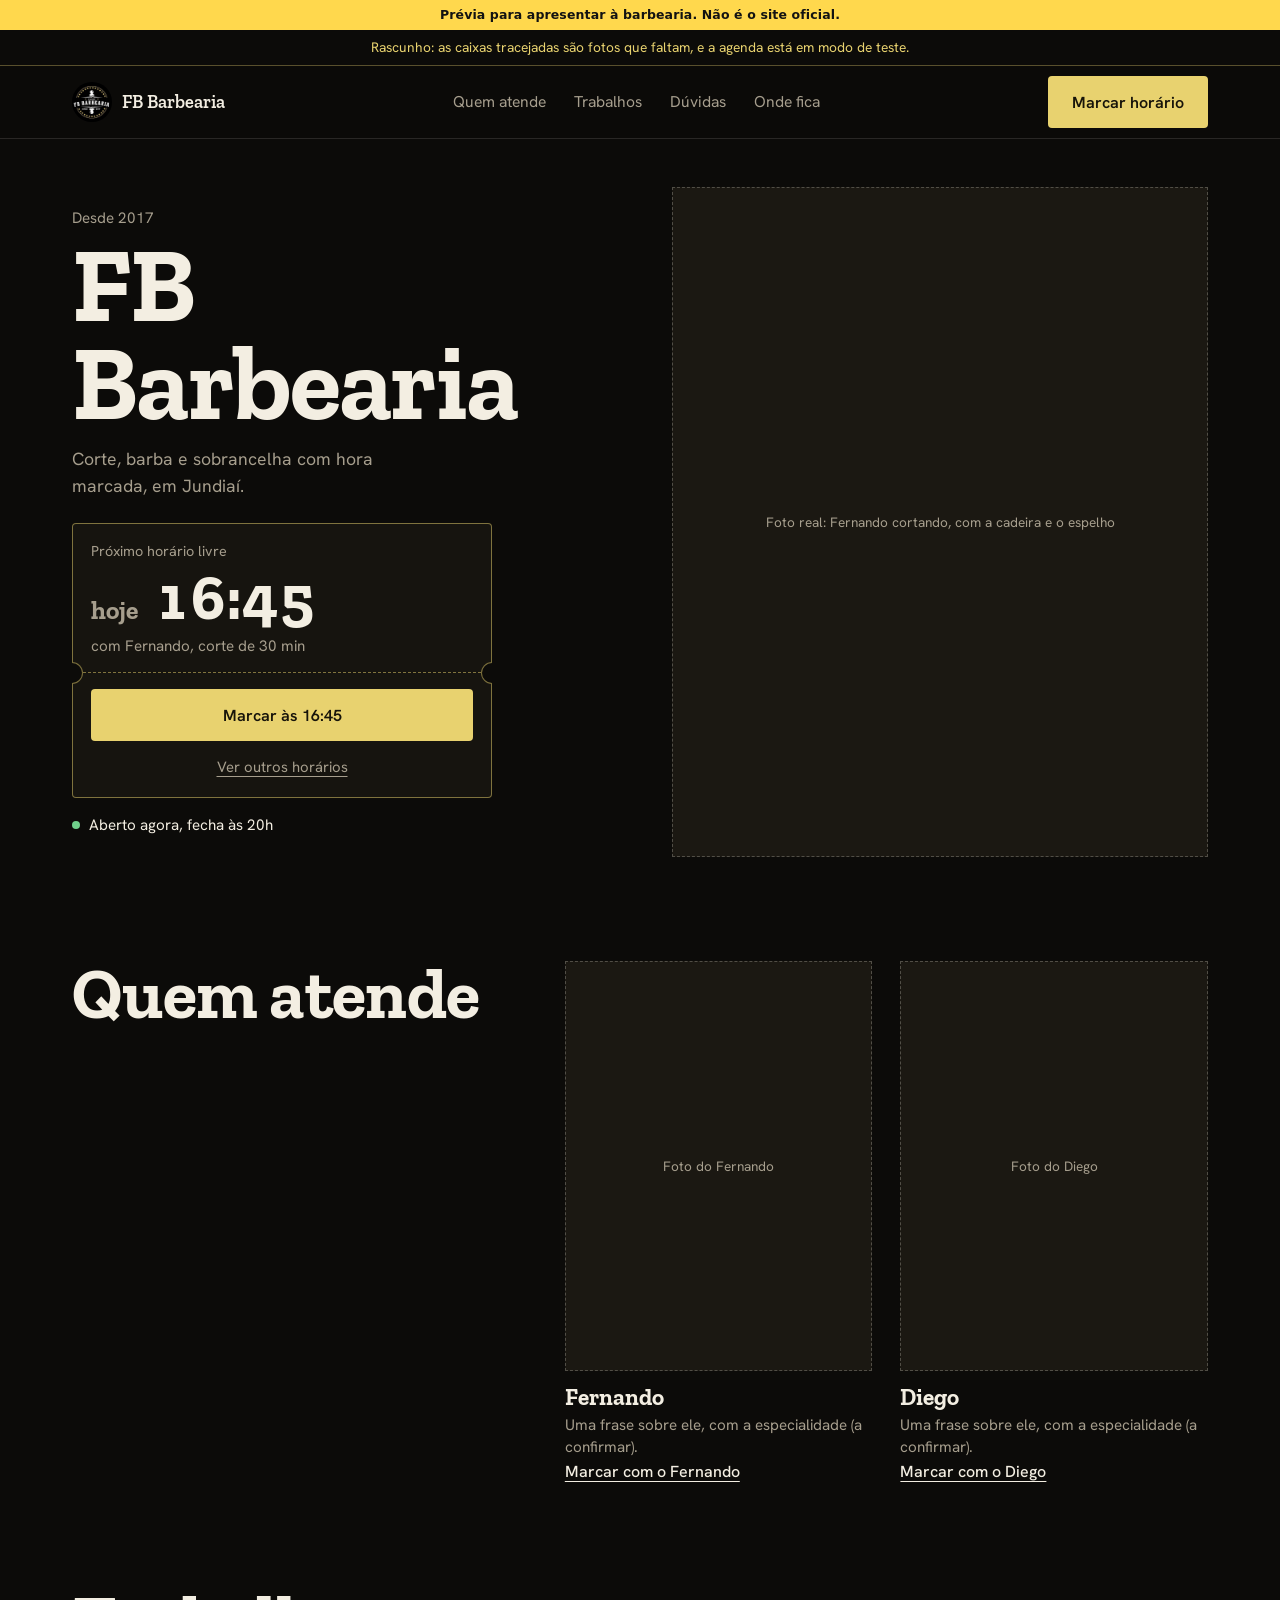
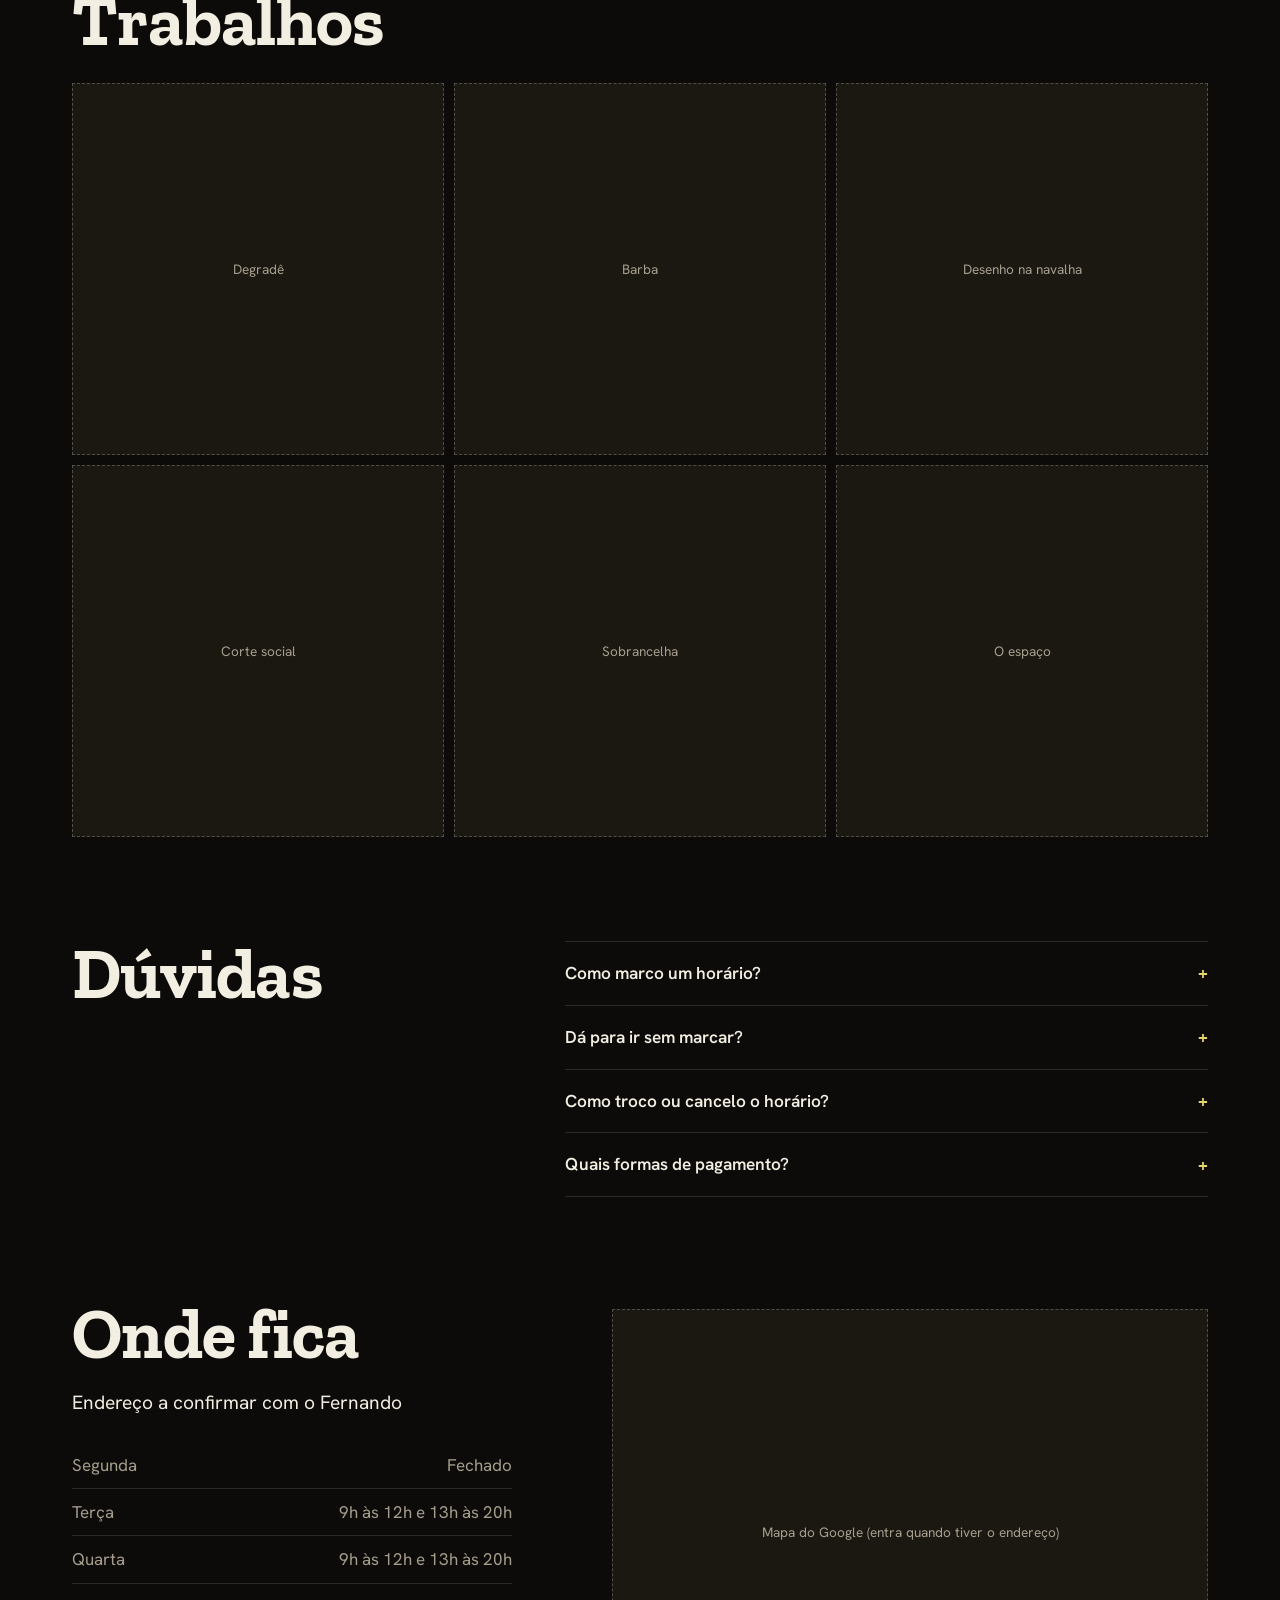
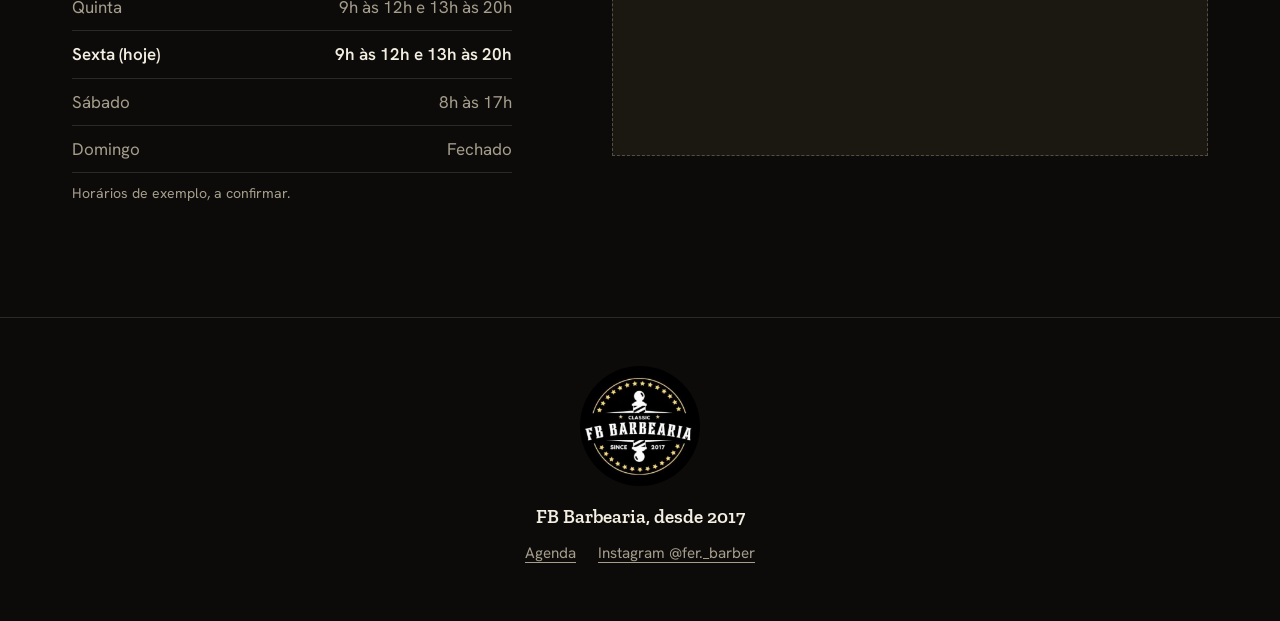
<file: fb-barbearia-2f6c9/index.html>
<!doctype html>
<html lang="pt-BR">
<head>
  <meta charset="utf-8">
  <meta name="viewport" content="width=device-width, initial-scale=1">
  <!-- Segurança: o navegador só aceita arquivos do próprio site e o banco da agenda (Supabase),
       que a página usa para mostrar o próximo horário livre. -->
  <meta http-equiv="Content-Security-Policy" content="default-src 'none'; script-src 'self'; style-src 'self'; font-src 'self'; img-src 'self' data:; connect-src https://*.supabase.co; base-uri 'none'; form-action 'none'; upgrade-insecure-requests">
  <meta name="referrer" content="strict-origin-when-cross-origin">
  <!-- EM CONSTRUÇÃO: não aparece no Google. -->
  <meta name="robots" content="noindex, nofollow">
  <!-- TROCAR quando tiver o endereço: título e descrição com o bairro -->
  <title>FB Barbearia | Barbearia com hora marcada em Jundiaí</title>
  <meta name="description" content="Corte, barba e sobrancelha com Fernando e Diego, desde 2017. Marque seu horário pelo site, sem cadastro.">
  <meta name="theme-color" content="#0c0b09">
  <link rel="preload" href="fontes/zilla-slab-700.woff2" as="font" type="font/woff2" crossorigin>
  <link rel="stylesheet" href="fontes/fontes.css">
  <link rel="stylesheet" href="css/style.css">
</head>
<body>
  <!-- PRÉVIA: faixa que avisa que não é o site oficial. -->
  <p class="faixa-previa" role="note">Prévia para apresentar à barbearia. Não é o site oficial.</p>
  <p class="faixa-teste" role="note">Rascunho: as caixas tracejadas são fotos que faltam, e a agenda está em modo de teste.</p>
  <a class="pular" href="#quem-atende">Pular para o conteúdo</a>

  <header class="nav">
    <a class="nav-marca" href="#topo"><img src="img/logo-fb.webp" alt="" width="200" height="200"><span>FB Barbearia</span></a>
    <nav class="nav-links" aria-label="Seções">
      <a href="#quem-atende">Quem atende</a>
      <a href="#trabalhos">Trabalhos</a>
      <a href="#duvidas">Dúvidas</a>
      <a href="#onde-fica">Onde fica</a>
    </nav>
    <!-- A agenda abre em outra aba -->
    <a class="botao botao-principal nav-botao" href="agenda.html" target="_blank" rel="noopener">Marcar horário</a>
  </header>

  <main>
    <!-- Topo: foto real e a "senha" com o próximo horário livre -->
    <section id="topo" class="capa" aria-labelledby="titulo-site">
      <div class="foto-vazia capa-foto"><span>Foto real: Fernando cortando, com a cadeira e o espelho</span></div>
      <div class="capa-texto">
        <p class="capa-desde">Desde 2017</p>
        <h1 id="titulo-site">FB Barbearia</h1>
        <p class="capa-frase">Corte, barba e sobrancelha com hora marcada, em Jundiaí.</p>

        <div class="senha" data-senha hidden>
          <div class="senha-topo">
            <p class="senha-rotulo">Próximo horário livre</p>
            <p class="senha-hora"><span class="senha-dia" data-senha-dia></span> <span data-senha-hora></span></p>
            <p class="senha-detalhe" data-senha-detalhe></p>
          </div>
          <div class="senha-corte" aria-hidden="true"></div>
          <div class="senha-baixo">
            <a class="botao botao-principal" href="agenda.html" target="_blank" rel="noopener" data-senha-marcar>Marcar horário</a>
            <a class="senha-outros" href="agenda.html" target="_blank" rel="noopener">Ver outros horários</a>
          </div>
        </div>
        <a class="botao botao-principal capa-marcar" href="agenda.html" target="_blank" rel="noopener" data-sem-senha>Marcar horário</a>
        <p class="status" data-status aria-live="polite"></p>
      </div>
    </section>

    <section id="quem-atende" class="secao equipe" aria-labelledby="titulo-equipe">
      <h2 id="titulo-equipe" class="titulo-secao">Quem atende</h2>
      <div class="barbeiros">
        <article class="barbeiro">
          <div class="foto-vazia barbeiro-foto"><span>Foto do Fernando</span></div>
          <h3>Fernando</h3>
          <p>Uma frase sobre ele, com a especialidade (a confirmar).</p>
          <a class="botao-texto" href="agenda.html?barbeiro=fernando" target="_blank" rel="noopener">Marcar com o Fernando</a>
        </article>
        <article class="barbeiro">
          <div class="foto-vazia barbeiro-foto"><span>Foto do Diego</span></div>
          <h3>Diego</h3>
          <p>Uma frase sobre ele, com a especialidade (a confirmar).</p>
          <a class="botao-texto" href="agenda.html?barbeiro=diego" target="_blank" rel="noopener">Marcar com o Diego</a>
        </article>
      </div>
    </section>

    <section id="trabalhos" class="secao" aria-labelledby="titulo-trabalhos">
      <h2 id="titulo-trabalhos" class="titulo-secao">Trabalhos</h2>
      <ul class="trabalhos" aria-label="Fotos de cortes. Deslize para ver mais.">
        <li class="foto-vazia"><span>Degradê</span></li>
        <li class="foto-vazia"><span>Barba</span></li>
        <li class="foto-vazia"><span>Desenho na navalha</span></li>
        <li class="foto-vazia"><span>Corte social</span></li>
        <li class="foto-vazia"><span>Sobrancelha</span></li>
        <li class="foto-vazia"><span>O espaço</span></li>
      </ul>
    </section>

    <section id="duvidas" class="secao duvidas" aria-labelledby="titulo-duvidas">
      <h2 id="titulo-duvidas" class="titulo-secao">Dúvidas</h2>
      <div class="duvidas-lista">
        <details>
          <summary>Como marco um horário?</summary>
          <p>Pelo botão "Marcar horário": escolha o serviço, o barbeiro e um horário livre. Não precisa de cadastro nem senha.</p>
        </details>
        <details>
          <summary>Dá para ir sem marcar?</summary>
          <p>Resposta a confirmar com o Fernando.</p>
        </details>
        <details>
          <summary>Como troco ou cancelo o horário?</summary>
          <p>Depois de marcar, a agenda mostra o link "Ver ou cancelar este horário". Ele também fica guardado no seu celular, em "Seus horários", no topo da agenda.</p>
        </details>
        <details>
          <summary>Quais formas de pagamento?</summary>
          <p>Resposta a confirmar com o Fernando.</p>
        </details>
      </div>
    </section>

    <section id="onde-fica" class="secao onde" aria-labelledby="titulo-onde">
      <div class="onde-texto">
        <h2 id="titulo-onde" class="titulo-secao">Onde fica</h2>
        <address class="endereco">Endereço a confirmar com o Fernando</address>
        <table class="horarios" data-horarios>
          <caption class="so-leitor">Horários de atendimento</caption>
        </table>
        <p class="horarios-nota">Horários de exemplo, a confirmar.</p>
      </div>
      <div class="foto-vazia mapa"><span>Mapa do Google (entra quando tiver o endereço)</span></div>
    </section>
  </main>

  <footer class="rodape">
    <img src="img/logo-fb.webp" alt="" width="200" height="200">
    <p class="rodape-nome">FB Barbearia, desde 2017</p>
    <p class="rodape-links">
      <a href="agenda.html" target="_blank" rel="noopener">Agenda</a>
      <a href="https://instagram.com/fer._barber" target="_blank" rel="noopener noreferrer">Instagram @fer._barber</a>
    </p>
  </footer>

  <script src="config.js"></script>
  <script src="js/regras.js"></script>
  <script src="js/servidor.js"></script>
  <script src="js/main.js"></script>
</body>
</html>
</file>
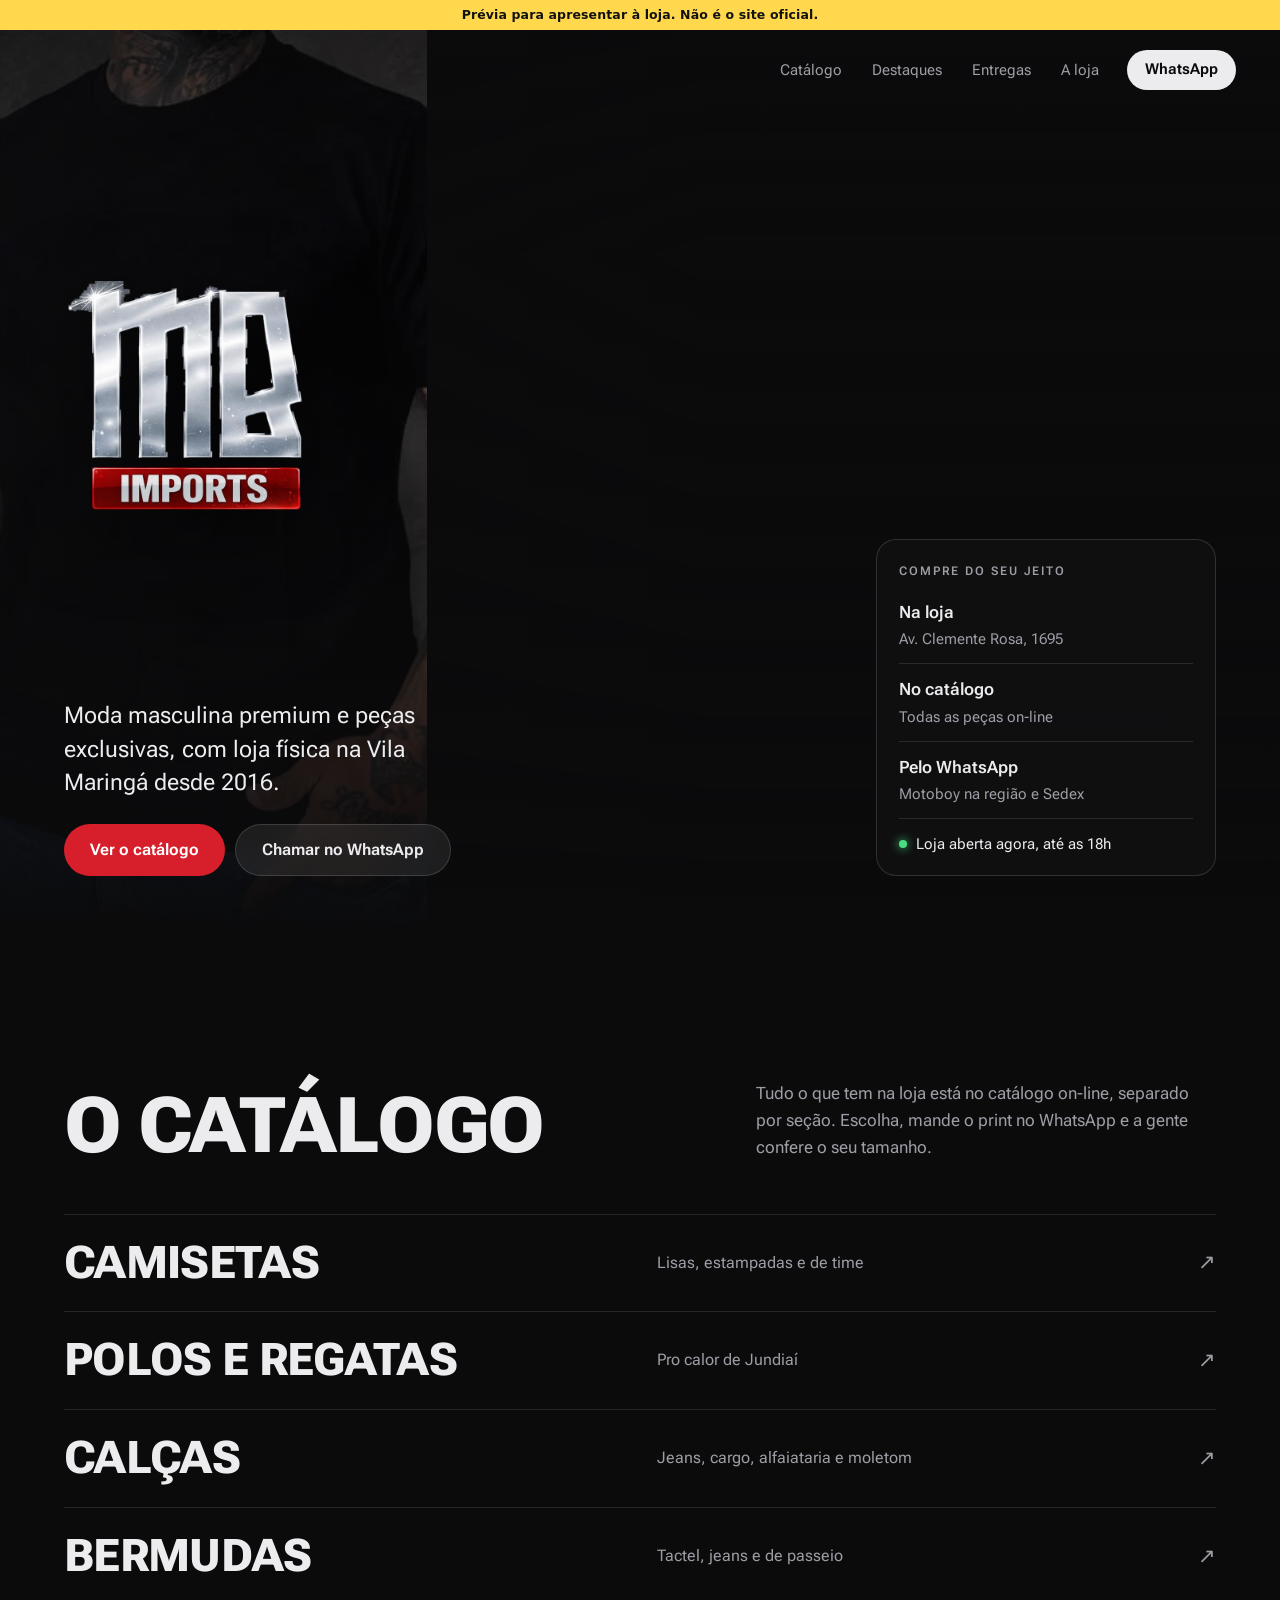
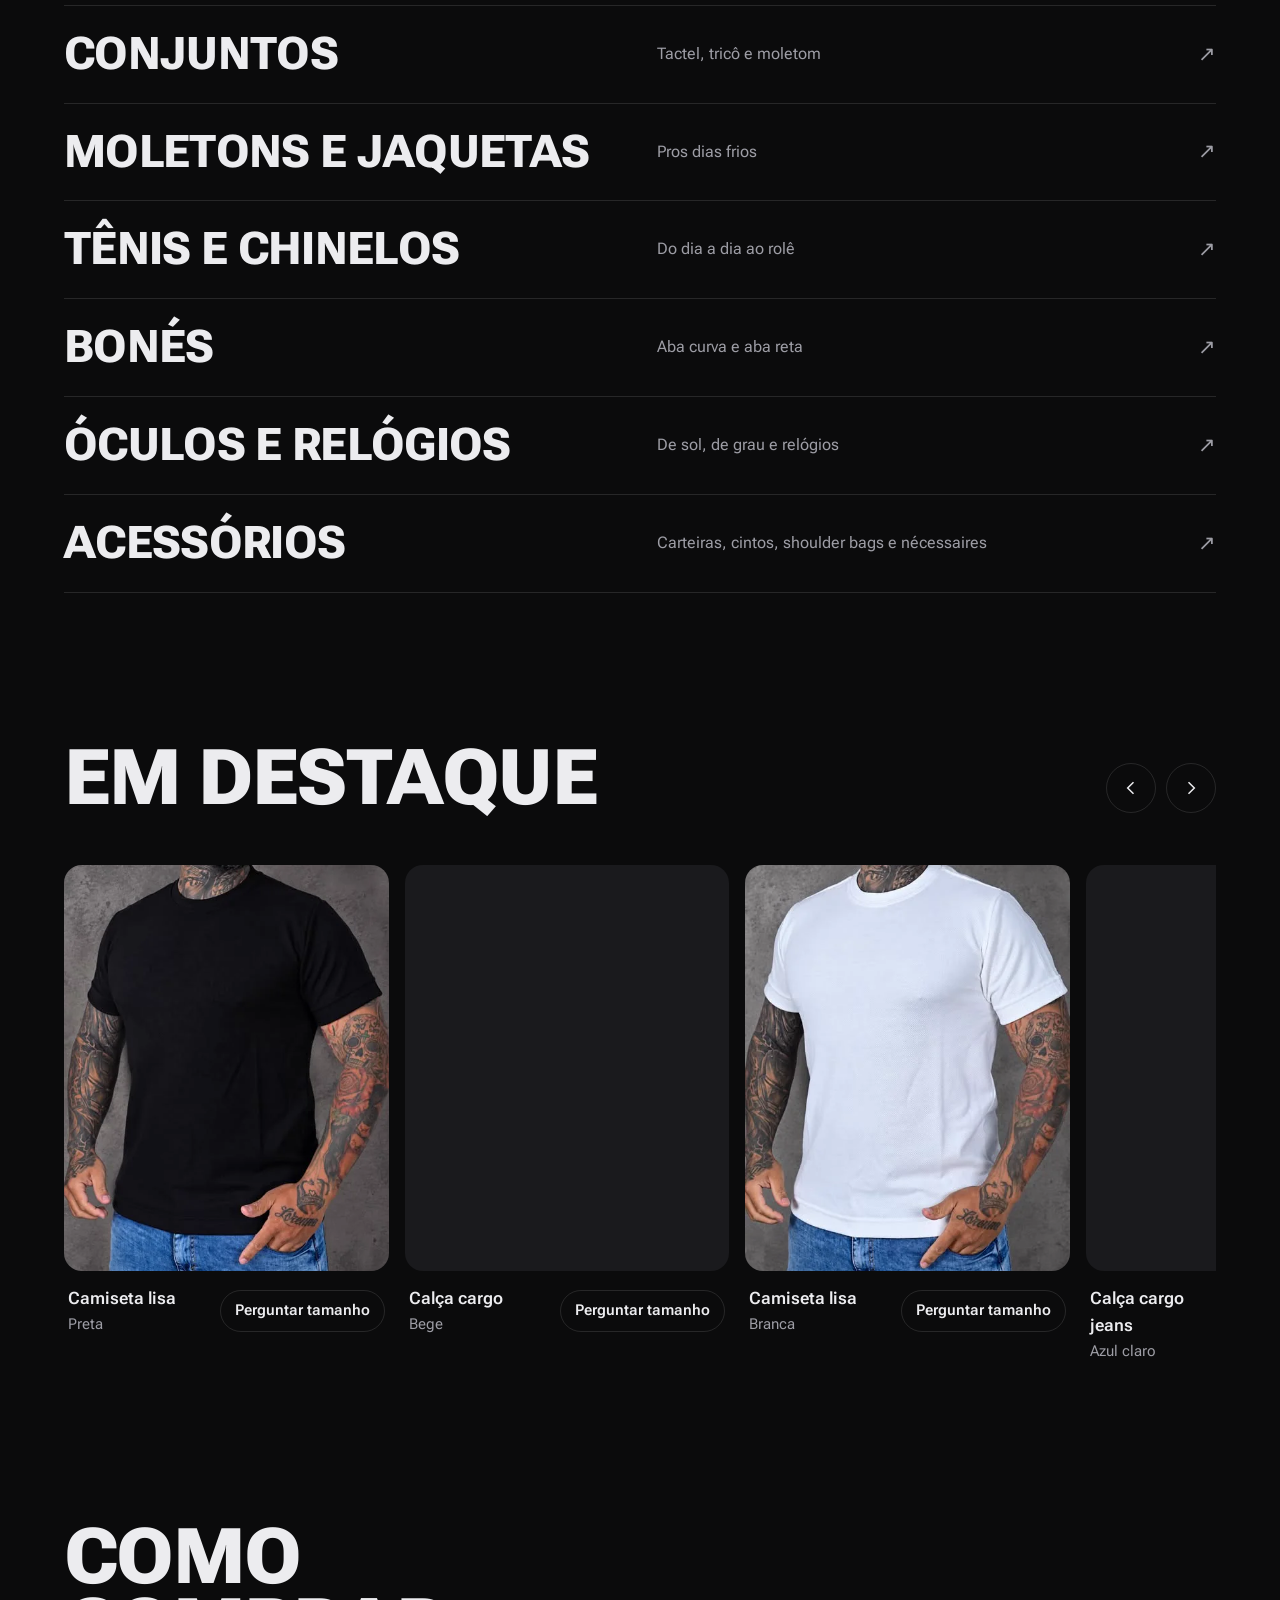
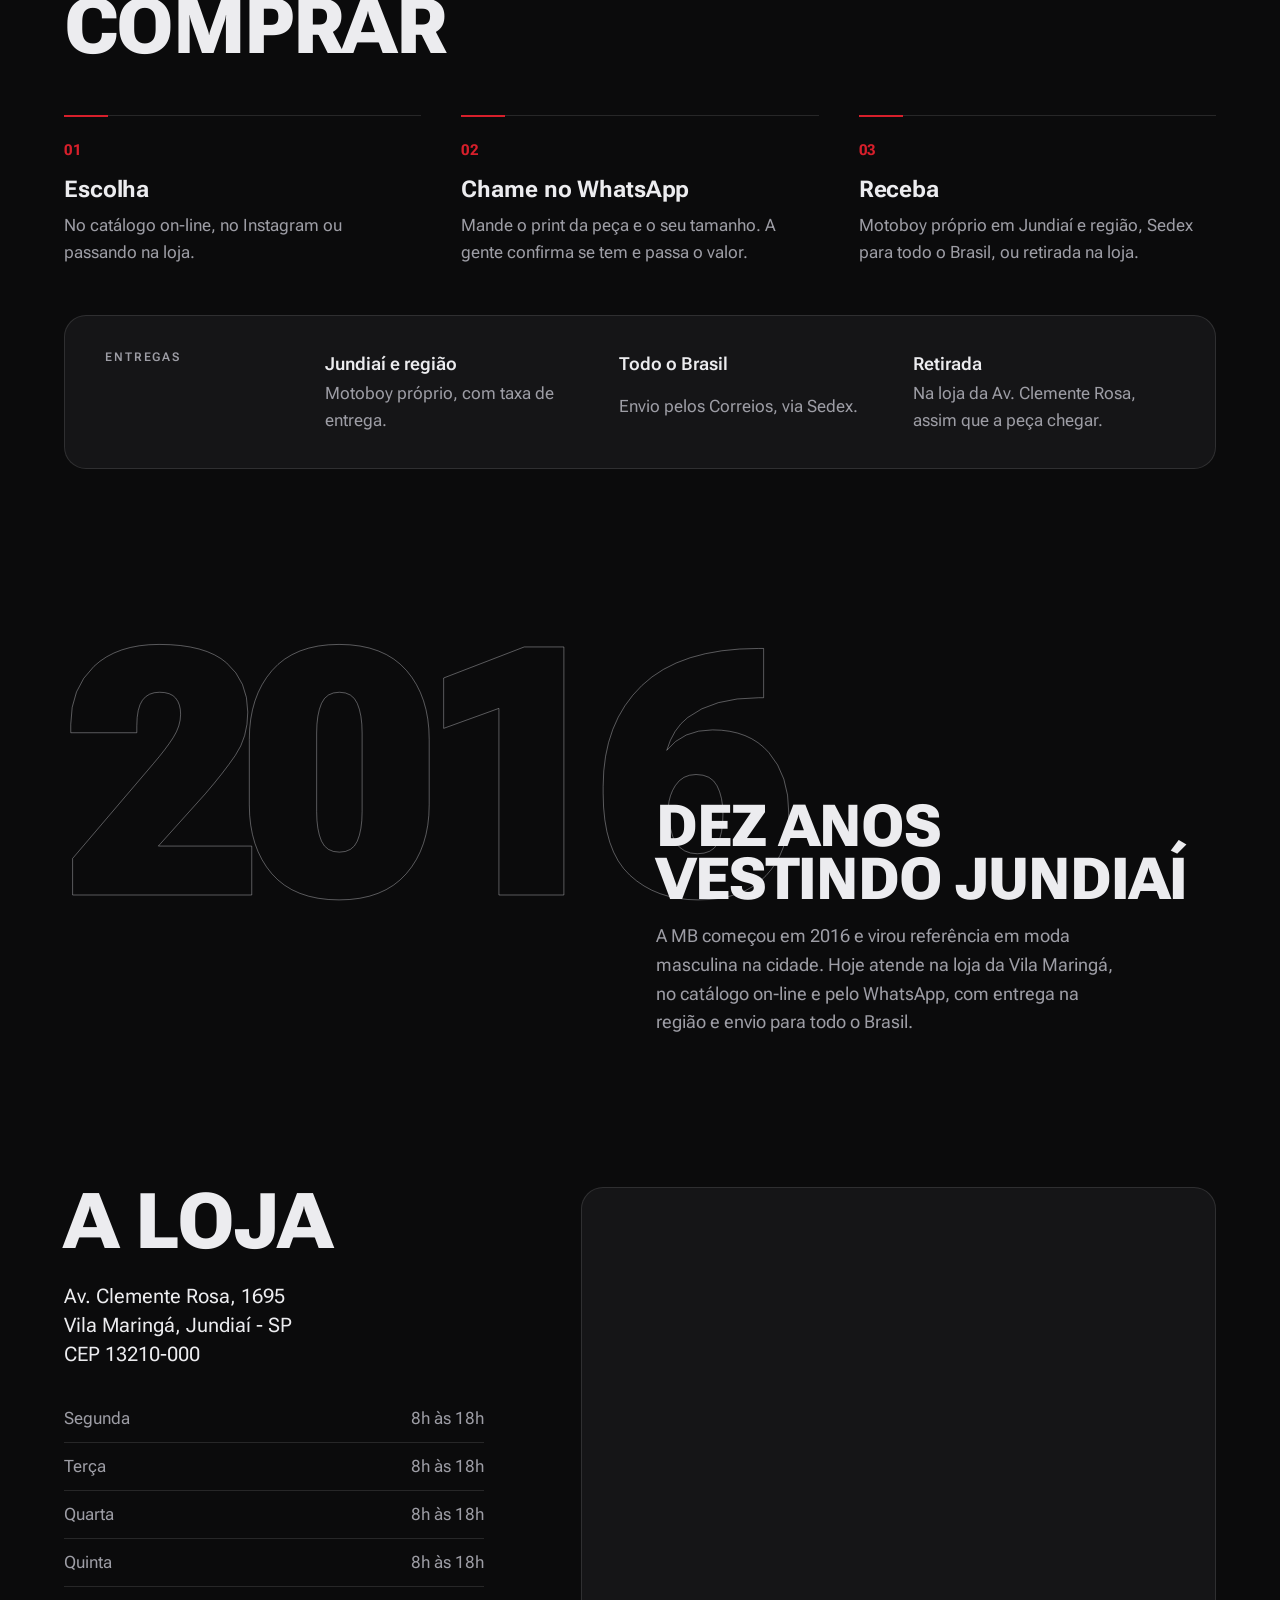
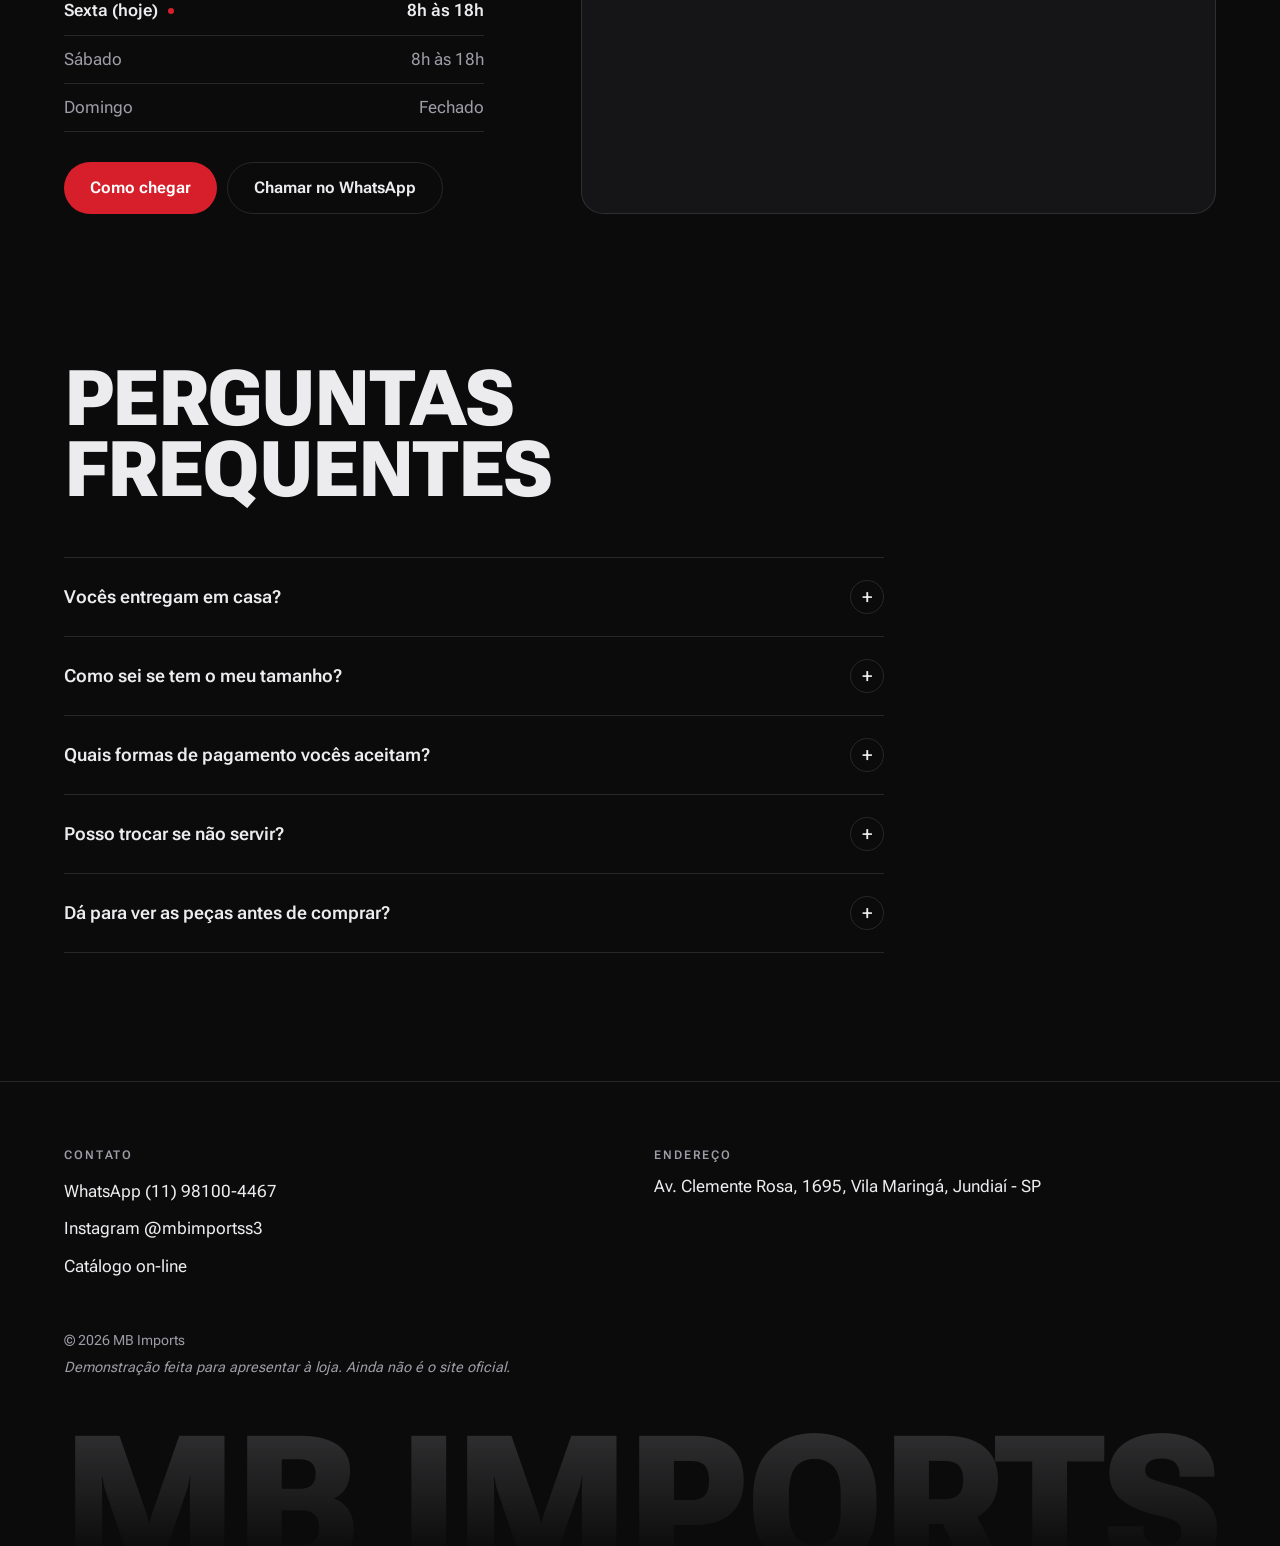
<file: mb-imports-guvf0/index.html>
<!doctype html>
<html lang="pt-BR">
<head>
  <meta charset="utf-8">
  <meta name="viewport" content="width=device-width, initial-scale=1">
  <!-- Segurança: o navegador só aceita arquivos do próprio site (e o mapa do Google).
       Qualquer script ou conteúdo injetado de fora é bloqueado. -->
  <meta http-equiv="Content-Security-Policy" content="default-src 'none'; script-src 'self'; style-src 'self'; font-src 'self'; img-src 'self' data:; frame-src https://www.google.com; base-uri 'none'; form-action 'none'; upgrade-insecure-requests">
  <!-- SÓ SE ATIVAR AS ESTATÍSTICAS no config.js (Google Analytics / Microsoft Clarity):
       troque a linha acima por esta (libera apenas os endereços dessas duas ferramentas):
       <meta http-equiv="Content-Security-Policy" content="default-src 'none'; script-src 'self' https://www.googletagmanager.com https://www.clarity.ms https://*.clarity.ms; style-src 'self'; font-src 'self'; img-src 'self' data: https://*.google-analytics.com https://*.googletagmanager.com https://*.clarity.ms https://c.bing.com; connect-src https://*.google-analytics.com https://*.analytics.google.com https://*.googletagmanager.com https://*.clarity.ms; frame-src https://www.google.com; base-uri 'none'; form-action 'none'; upgrade-insecure-requests">
  -->
  <meta name="referrer" content="strict-origin-when-cross-origin">
  <!-- DEMONSTRAÇÃO: não aparece no Google. Tirar esta linha quando a loja aprovar. -->
  <meta name="robots" content="noindex, nofollow">

  <!-- TROCAR: título, descrição e prévia no Google e no WhatsApp.
       mbimportsjundiai.com.br estava livre no Registro.br em 21/10/2026 (mbimports.com.br já tem dono);
       se for outro, troque aqui, na ficha JSON-LD, no sitemap.xml, no robots.txt e no llms.txt. -->
  <title>MB Imports | Moda masculina premium na Vila Maringá, Jundiaí</title>
  <meta name="description" content="Loja de moda masculina na Av. Clemente Rosa, Jundiaí, desde 2016. Camisetas, calças, conjuntos, tênis e acessórios. Catálogo on-line, motoboy em Jundiaí e Sedex para todo o Brasil.">
  <link rel="canonical" href="https://jlsanches-dev.github.io/previas-clientes/mb-imports-guvf0/">
  <meta property="og:title" content="MB Imports">
  <meta property="og:description" content="Moda masculina premium em Jundiaí desde 2016. Compre na loja, no catálogo ou pelo WhatsApp.">
  <meta property="og:url" content="https://jlsanches-dev.github.io/previas-clientes/mb-imports-guvf0/">
  <meta property="og:image" content="https://jlsanches-dev.github.io/previas-clientes/mb-imports-guvf0/img/compartilhar.jpg">
  <meta property="og:image:width" content="1200">
  <meta property="og:image:height" content="630">
  <meta property="og:image:alt" content="Três camisetas lisas da MB Imports, preta, branca e verde, com o nome da loja">
  <meta property="og:type" content="website">
  <meta property="og:locale" content="pt_BR">
  <meta property="og:site_name" content="MB Imports">
  <!-- Prévia no X/Twitter -->
  <meta name="twitter:card" content="summary_large_image">
  <meta name="twitter:title" content="MB Imports">
  <meta name="twitter:description" content="Moda masculina premium em Jundiaí desde 2016.">
  <meta name="twitter:image" content="https://jlsanches-dev.github.io/previas-clientes/mb-imports-guvf0/img/compartilhar.jpg">
  <meta name="twitter:image:alt" content="Três camisetas lisas da MB Imports, preta, branca e verde, com o nome da loja">
  <meta name="theme-color" content="#0b0b0c">
  <!-- Ícone da aba (provisório: "MB" com a faixa vermelha; trocar pelo logo em arquivo quando a loja mandar) -->
  <link rel="icon" href="img/icone-32.png" type="image/png" sizes="32x32">
  <link rel="icon" href="img/icone-192.png" type="image/png" sizes="192x192">
  <link rel="apple-touch-icon" href="img/icone-180.png">
  <link rel="sitemap" type="application/xml" href="sitemap.xml">

  <!-- Ficha da empresa para o Google e para IAs (JSON-LD).
       ATENÇÃO: se mudar horário, telefone, endereço ou as perguntas no config.js,
       mude aqui também. A nota do Google fica de fora de propósito. -->
  <script type="application/ld+json">
  {
    "@context": "https://schema.org",
    "@graph": [
      {
        "@type": "ClothingStore",
        "@id": "https://jlsanches-dev.github.io/previas-clientes/mb-imports-guvf0/#loja",
        "name": "MB Imports",
        "description": "Loja de moda masculina na Vila Maringá, em Jundiaí, desde 2016. Camisetas, calças, bermudas, conjuntos, tênis, bonés, óculos e acessórios. Catálogo on-line, entrega com motoboy em Jundiaí e região e envio por Sedex para todo o Brasil.",
        "foundingDate": "2016",
        "url": "https://jlsanches-dev.github.io/previas-clientes/mb-imports-guvf0/",
        "image": "https://jlsanches-dev.github.io/previas-clientes/mb-imports-guvf0/img/compartilhar.jpg",
        "telephone": "+55-11-98100-4467",
        "address": {
          "@type": "PostalAddress",
          "streetAddress": "Av. Clemente Rosa, 1695",
          "addressLocality": "Jundiaí",
          "addressRegion": "SP",
          "postalCode": "13210-000",
          "addressCountry": "BR"
        },
        "geo": { "@type": "GeoCoordinates", "latitude": -23.2311666, "longitude": -46.8840927 },
        "hasMap": "https://www.google.com/maps/place/MB+Imports/@-23.2311666,-46.8840927,17z/data=!4m6!3m5!1s0x94cf2155a3aff16d:0xeacc378b3d1415a2!8m2!3d-23.2311666!4d-46.8840927!16s%2Fg%2F11lm9nb_ln",
        "openingHoursSpecification": [
          { "@type": "OpeningHoursSpecification", "dayOfWeek": ["Monday", "Tuesday", "Wednesday", "Thursday", "Friday", "Saturday"], "opens": "08:00", "closes": "18:00" }
        ],
        "paymentAccepted": "Pix, cartão de débito, cartão de crédito",
        "currenciesAccepted": "BRL",
        "areaServed": "BR",
        "sameAs": ["https://instagram.com/mbimportss3", "https://mb-imports3.kyte.site/pt-BR"]
      },
      {
        "@type": "FAQPage",
        "@id": "https://jlsanches-dev.github.io/previas-clientes/mb-imports-guvf0/#perguntas",
        "mainEntity": [
          { "@type": "Question", "name": "Vocês entregam em casa?", "acceptedAnswer": { "@type": "Answer", "text": "Sim. Em Jundiaí e região com motoboy próprio, mediante taxa de entrega. Para o resto do Brasil, enviamos por Sedex." } },
          { "@type": "Question", "name": "Como sei se tem o meu tamanho?", "acceptedAnswer": { "@type": "Answer", "text": "Mande o print da peça no WhatsApp com o seu tamanho. A gente confere no estoque e responde." } },
          { "@type": "Question", "name": "Quais formas de pagamento vocês aceitam?", "acceptedAnswer": { "@type": "Answer", "text": "Pix, cartão de débito e cartão de crédito. Pergunte pelo parcelamento no WhatsApp." } },
          { "@type": "Question", "name": "Posso trocar se não servir?", "acceptedAnswer": { "@type": "Answer", "text": "Pode. Guarde a etiqueta e chame no WhatsApp para combinar a troca." } },
          { "@type": "Question", "name": "Dá para ver as peças antes de comprar?", "acceptedAnswer": { "@type": "Answer", "text": "Dá. A loja física fica na Av. Clemente Rosa, 1695, na Vila Maringá, aberta de segunda a sábado." } }
        ]
      }
    ]
  }
  </script>
  <!-- /TROCAR -->

  <link rel="preload" href="img/camiseta-preta.webp" as="image" fetchpriority="high">
  <link rel="preload" href="img/logo-mb.webp" as="image">
  <link rel="preload" href="fontes/roboto-flex-var.woff2" as="font" type="font/woff2" crossorigin>
  <link rel="stylesheet" href="fontes/fontes.css">
  <link rel="stylesheet" href="css/style.css">
</head>
<body>
  <!-- PRÉVIA: faixa que avisa que não é o site oficial. Apagar quando a loja aprovar e o site virar oficial. -->
  <p class="faixa-previa" role="note">Prévia para apresentar à loja. Não é o site oficial.</p>
  <a class="pular" href="#catalogo">Pular para o catálogo</a>

  <!-- TROCAR: aparece só se o celular não carregar o JavaScript -->
  <noscript>
    <p class="sem-js">MB Imports, Av. Clemente Rosa, 1695, Vila Maringá, Jundiaí - SP. WhatsApp (11) 98100-4467.</p>
  </noscript>

  <header class="nav">
    <a class="nav-marca" href="#" aria-label="MB Imports, voltar ao início"><img class="nav-logo" src="img/logo-mb-pequeno.webp" alt="" width="46" height="44"></a>
    <nav class="nav-links" aria-label="Seções">
      <a href="#catalogo">Catálogo</a>
      <a href="#vitrine">Destaques</a>
      <a href="#como-comprar">Entregas</a>
      <a href="#loja">A loja</a>
    </nav>
    <a class="botao botao-pequeno" href="#" data-link="whatsapp" target="_blank" rel="noopener noreferrer">WhatsApp</a>
  </header>

  <main>
    <section class="capa" aria-labelledby="titulo-site">
      <div class="capa-fotos" data-bloco="fotos-topo"></div>
      <div class="capa-conteudo">
        <div class="capa-texto">
          <p class="capa-frase" data-campo="slogan">Moda masculina premium e peças exclusivas, com loja física na Vila Maringá desde 2016.</p>
          <div class="acoes">
            <a class="botao botao-principal" href="#" data-link="catalogo" target="_blank" rel="noopener noreferrer">Ver o catálogo</a>
            <a class="botao botao-vidro" href="#" data-link="whatsapp" target="_blank" rel="noopener noreferrer">Chamar no WhatsApp</a>
          </div>
        </div>
        <aside class="capa-cartao" aria-label="Formas de comprar">
          <p class="cartao-rotulo">Compre do seu jeito</p>
          <ul class="cartao-lista">
            <li><strong>Na loja</strong><span>Av. Clemente Rosa, 1695</span></li>
            <li><strong>No catálogo</strong><span>Todas as peças on-line</span></li>
            <li><strong>Pelo WhatsApp</strong><span>Motoboy na região e Sedex</span></li>
          </ul>
          <p class="status" data-bloco="status" aria-live="polite"></p>
        </aside>
      </div>
      <h1 id="titulo-site" class="capa-marca"><img class="capa-logo" src="img/logo-mb.webp" alt="MB Imports" width="610" height="589" fetchpriority="high"></h1>
    </section>

    <section id="catalogo" class="secao" aria-labelledby="titulo-catalogo">
      <div class="secao-topo">
        <h2 id="titulo-catalogo">O catálogo</h2>
        <p class="secao-intro">Tudo o que tem na loja está no catálogo on-line, separado por seção. Escolha, mande o print no WhatsApp e a gente confere o seu tamanho.</p>
      </div>
      <ul class="categorias" data-bloco="categorias"></ul>
    </section>

    <section id="vitrine" class="secao vitrine" aria-labelledby="titulo-vitrine">
      <div class="secao-topo secao-topo-linha">
        <h2 id="titulo-vitrine">Em destaque</h2>
        <div class="vitrine-setas">
          <button type="button" class="seta" data-seta="-1" aria-label="Peças anteriores"><svg viewBox="0 0 24 24" aria-hidden="true"><path d="M15 5l-7 7 7 7" fill="none" stroke="currentColor" stroke-width="1.8"/></svg></button>
          <button type="button" class="seta" data-seta="1" aria-label="Próximas peças"><svg viewBox="0 0 24 24" aria-hidden="true"><path d="M9 5l7 7-7 7" fill="none" stroke="currentColor" stroke-width="1.8"/></svg></button>
        </div>
      </div>
      <ul class="pecas" data-bloco="pecas" tabindex="0" aria-label="Peças em destaque. Deslize para ver mais."></ul>
    </section>

    <section id="como-comprar" class="secao" aria-labelledby="titulo-comprar">
      <div class="secao-topo">
        <h2 id="titulo-comprar">Como comprar</h2>
      </div>
      <ol class="passos" data-bloco="passos"></ol>
      <div class="entregas" data-bloco="entregas"></div>
    </section>

    <section class="desde" aria-labelledby="titulo-desde">
      <p class="desde-ano" aria-hidden="true">2016</p>
      <div class="desde-texto">
        <h2 id="titulo-desde">Dez anos vestindo Jundiaí</h2>
        <p>A MB começou em 2016 e virou referência em moda masculina na cidade. Hoje atende na loja da Vila Maringá, no catálogo on-line e pelo WhatsApp, com entrega na região e envio para todo o Brasil.</p>
      </div>
    </section>

    <section id="loja" class="secao loja" aria-labelledby="titulo-loja">
      <div class="loja-texto">
        <h2 id="titulo-loja">A loja</h2>
        <address class="endereco" data-bloco="endereco"></address>
        <table class="horarios" data-bloco="horarios"></table>
        <div class="acoes">
          <a class="botao botao-principal" href="#" data-link="rota" target="_blank" rel="noopener noreferrer">Como chegar</a>
          <a class="botao botao-contorno" href="#" data-link="whatsapp" target="_blank" rel="noopener noreferrer">Chamar no WhatsApp</a>
        </div>
      </div>
      <div class="mapa" data-bloco="mapa"></div>
    </section>

    <section class="secao" data-bloco="perguntas" aria-labelledby="titulo-perguntas">
      <div class="secao-topo">
        <h2 id="titulo-perguntas">Perguntas frequentes</h2>
      </div>
      <div class="perguntas" data-bloco="lista-perguntas"></div>
    </section>
  </main>

  <footer class="rodape" data-bloco="rodape">
    <p class="rodape-marca" aria-hidden="true">MB Imports</p>
  </footer>

  <a class="whats-flutuante" href="#" data-link="whatsapp" target="_blank" rel="noopener noreferrer" aria-label="Conversar no WhatsApp">
<svg viewBox="0 0 32 32" aria-hidden="true"><path fill="currentColor" d="M16.04 3C9.4 3 4 8.38 4 15.01c0 2.12.56 4.19 1.62 6.01L4 29l8.17-1.58a12.1 12.1 0 0 0 3.87.63h.01C22.68 28.05 28 22.67 28 16.04 28 9.4 22.68 3 16.04 3Zm0 22.9h-.01a10 10 0 0 1-3.5-.64l-.25-.1-4.85.94.97-4.7-.16-.26a9.9 9.9 0 0 1-1.52-5.13c0-5.5 4.48-9.98 9.33-9.98 5.5 0 9.94 4.48 9.94 9.98 0 5.5-4.46 9.89-9.95 9.89Zm5.46-7.4c-.3-.15-1.77-.87-2.04-.97-.27-.1-.47-.15-.67.15-.2.3-.77.97-.94 1.17-.17.2-.35.22-.65.07-.3-.15-1.26-.46-2.4-1.48-.89-.79-1.49-1.77-1.66-2.07-.17-.3-.02-.46.13-.61.13-.13.3-.35.45-.52.15-.17.2-.3.3-.5.1-.2.05-.37-.02-.52-.08-.15-.67-1.62-.92-2.22-.24-.58-.49-.5-.67-.51h-.57c-.2 0-.52.07-.8.37-.27.3-1.04 1.02-1.04 2.49 0 1.47 1.07 2.89 1.22 3.09.15.2 2.1 3.2 5.08 4.49.71.31 1.27.49 1.7.63.71.23 1.36.2 1.88.12.57-.09 1.77-.72 2.02-1.42.25-.7.25-1.3.17-1.42-.07-.12-.27-.2-.57-.35Z"/></svg>
    <span>WhatsApp</span>
  </a>

  <script src="config.js"></script>
  <script src="js/main.js"></script>
</body>
</html>
</file>
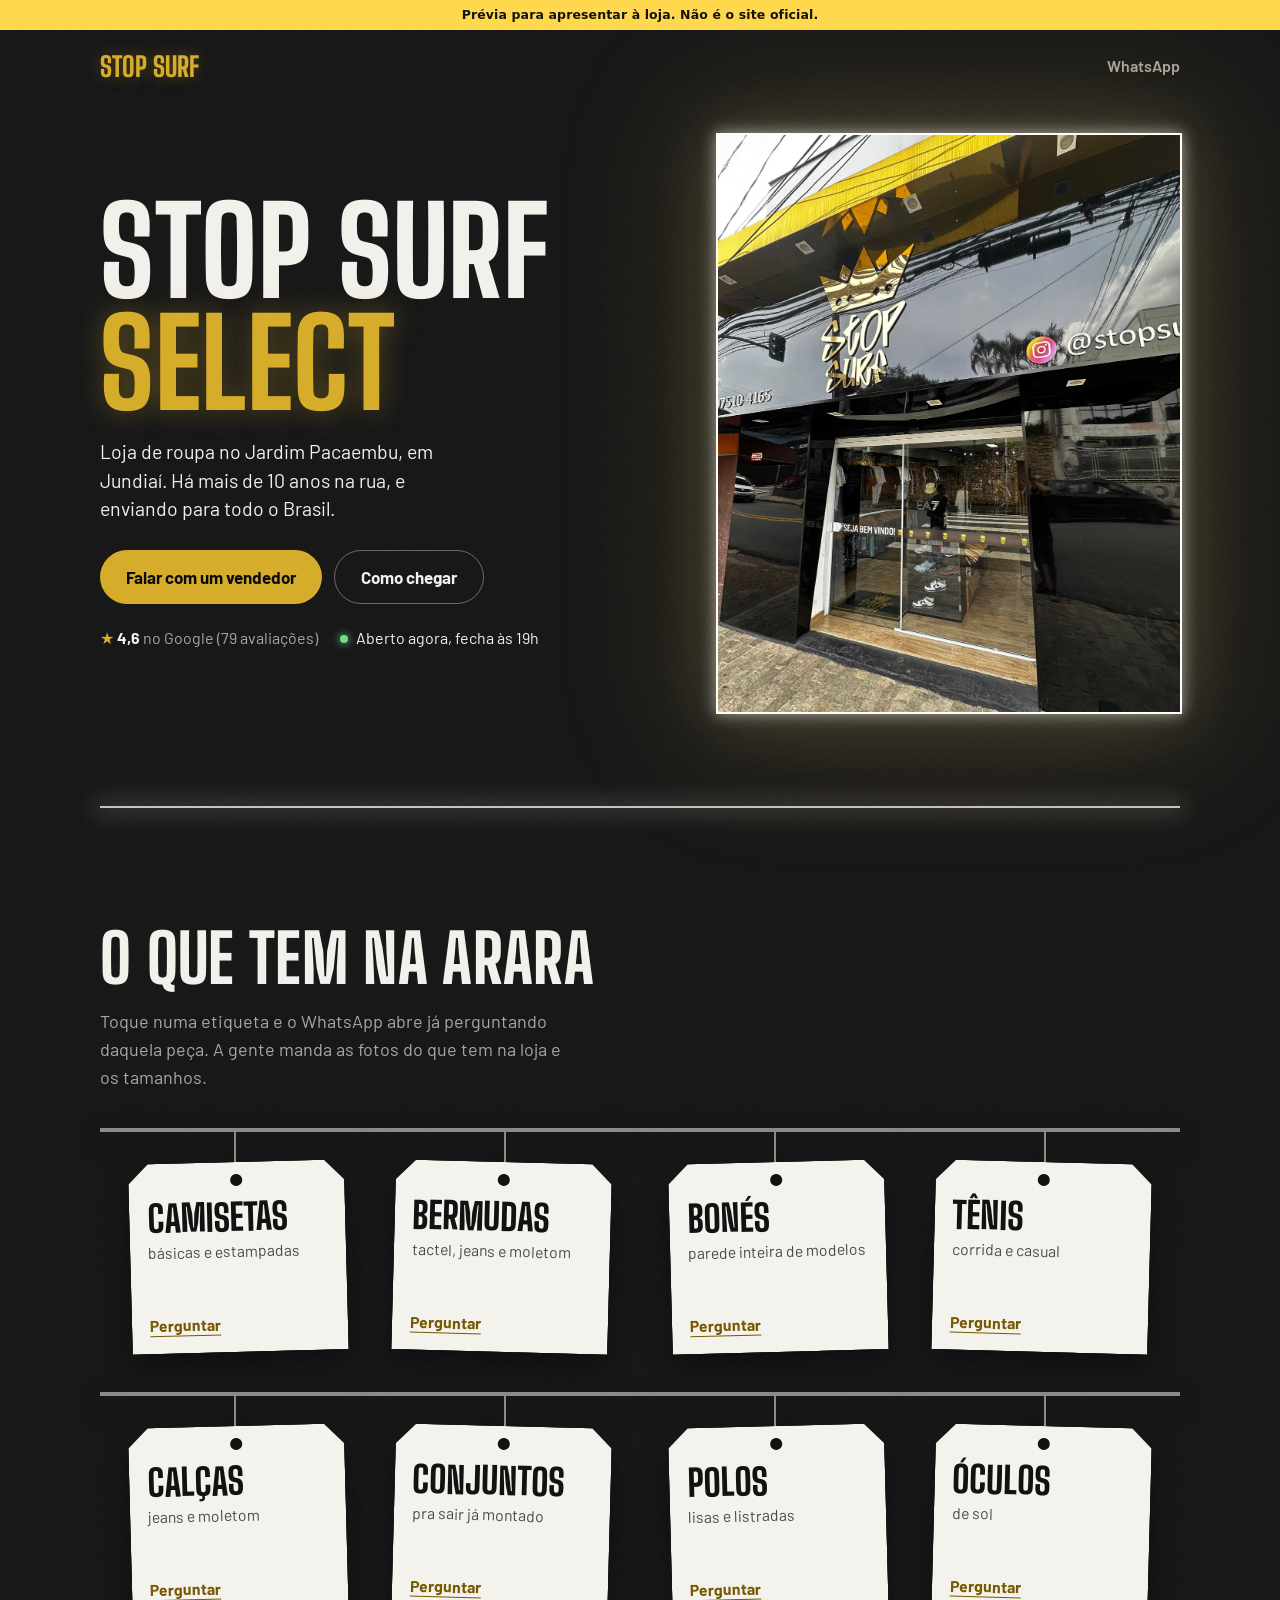
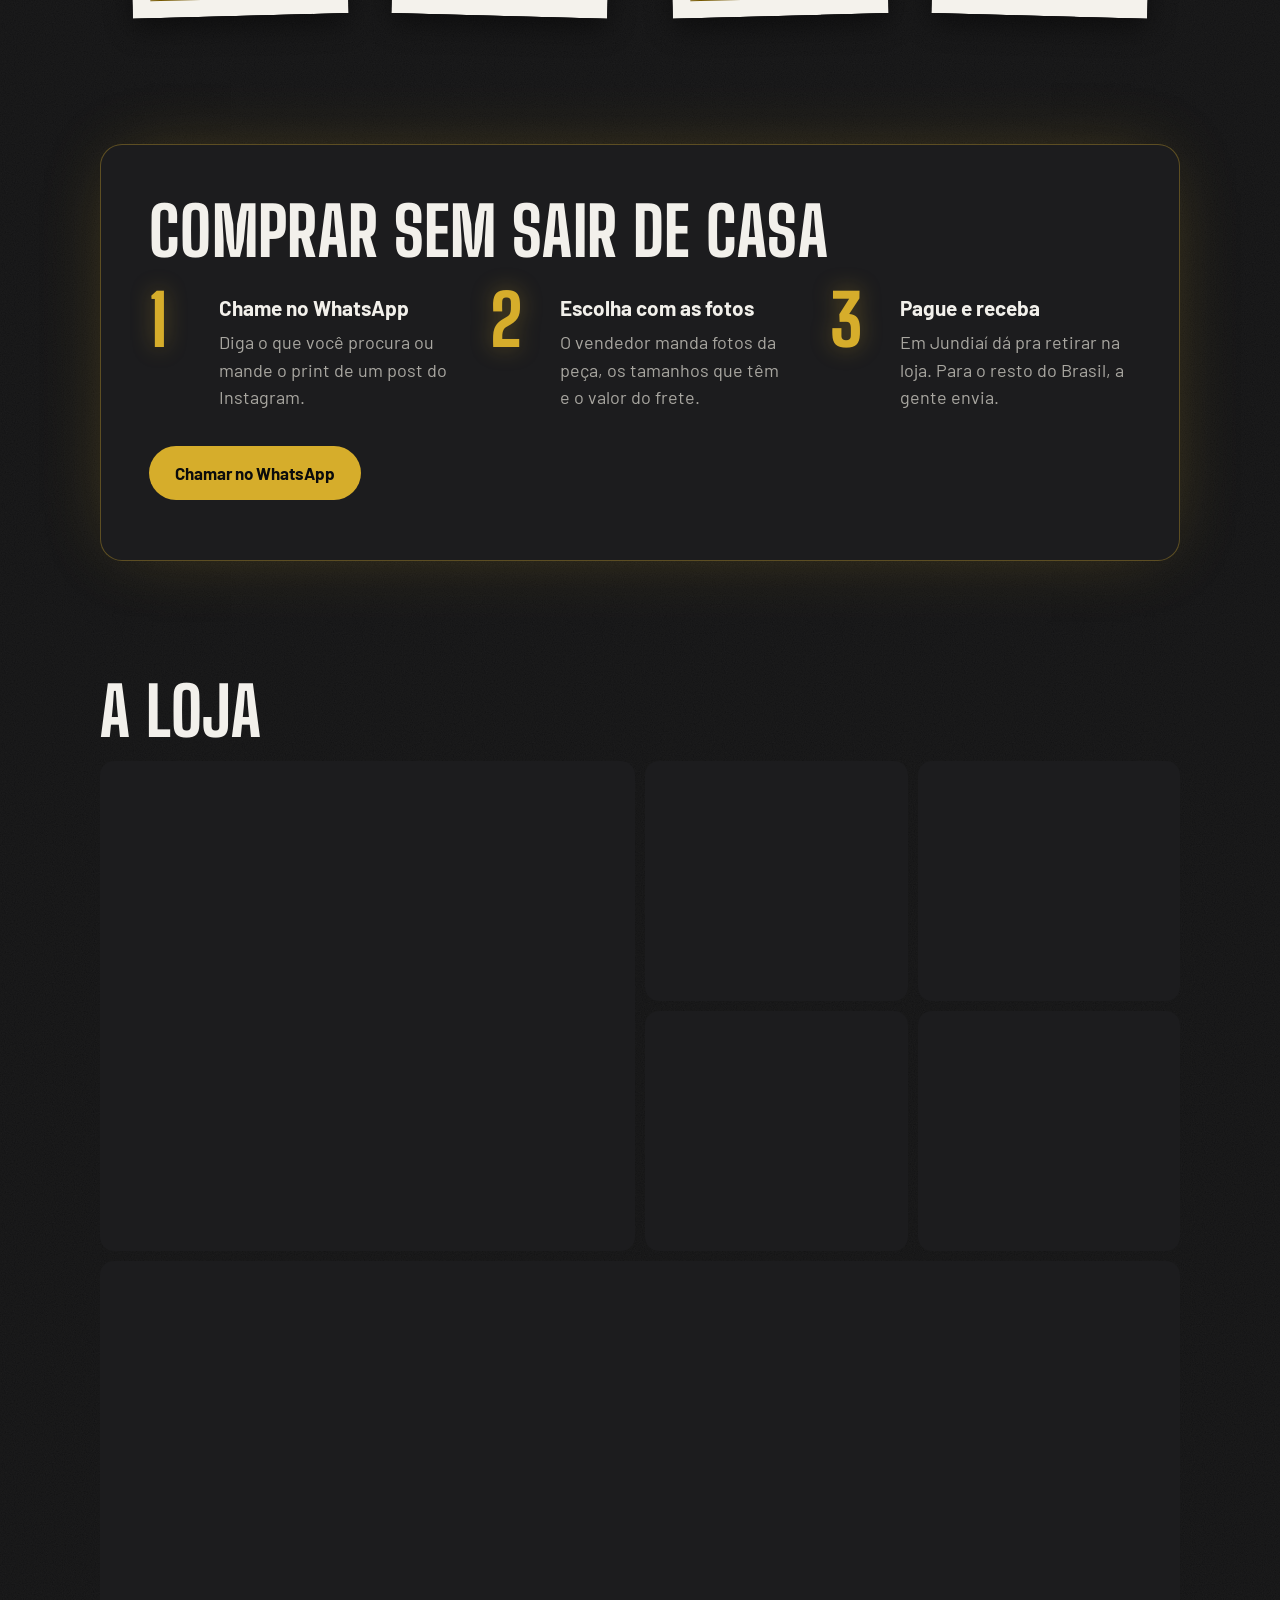
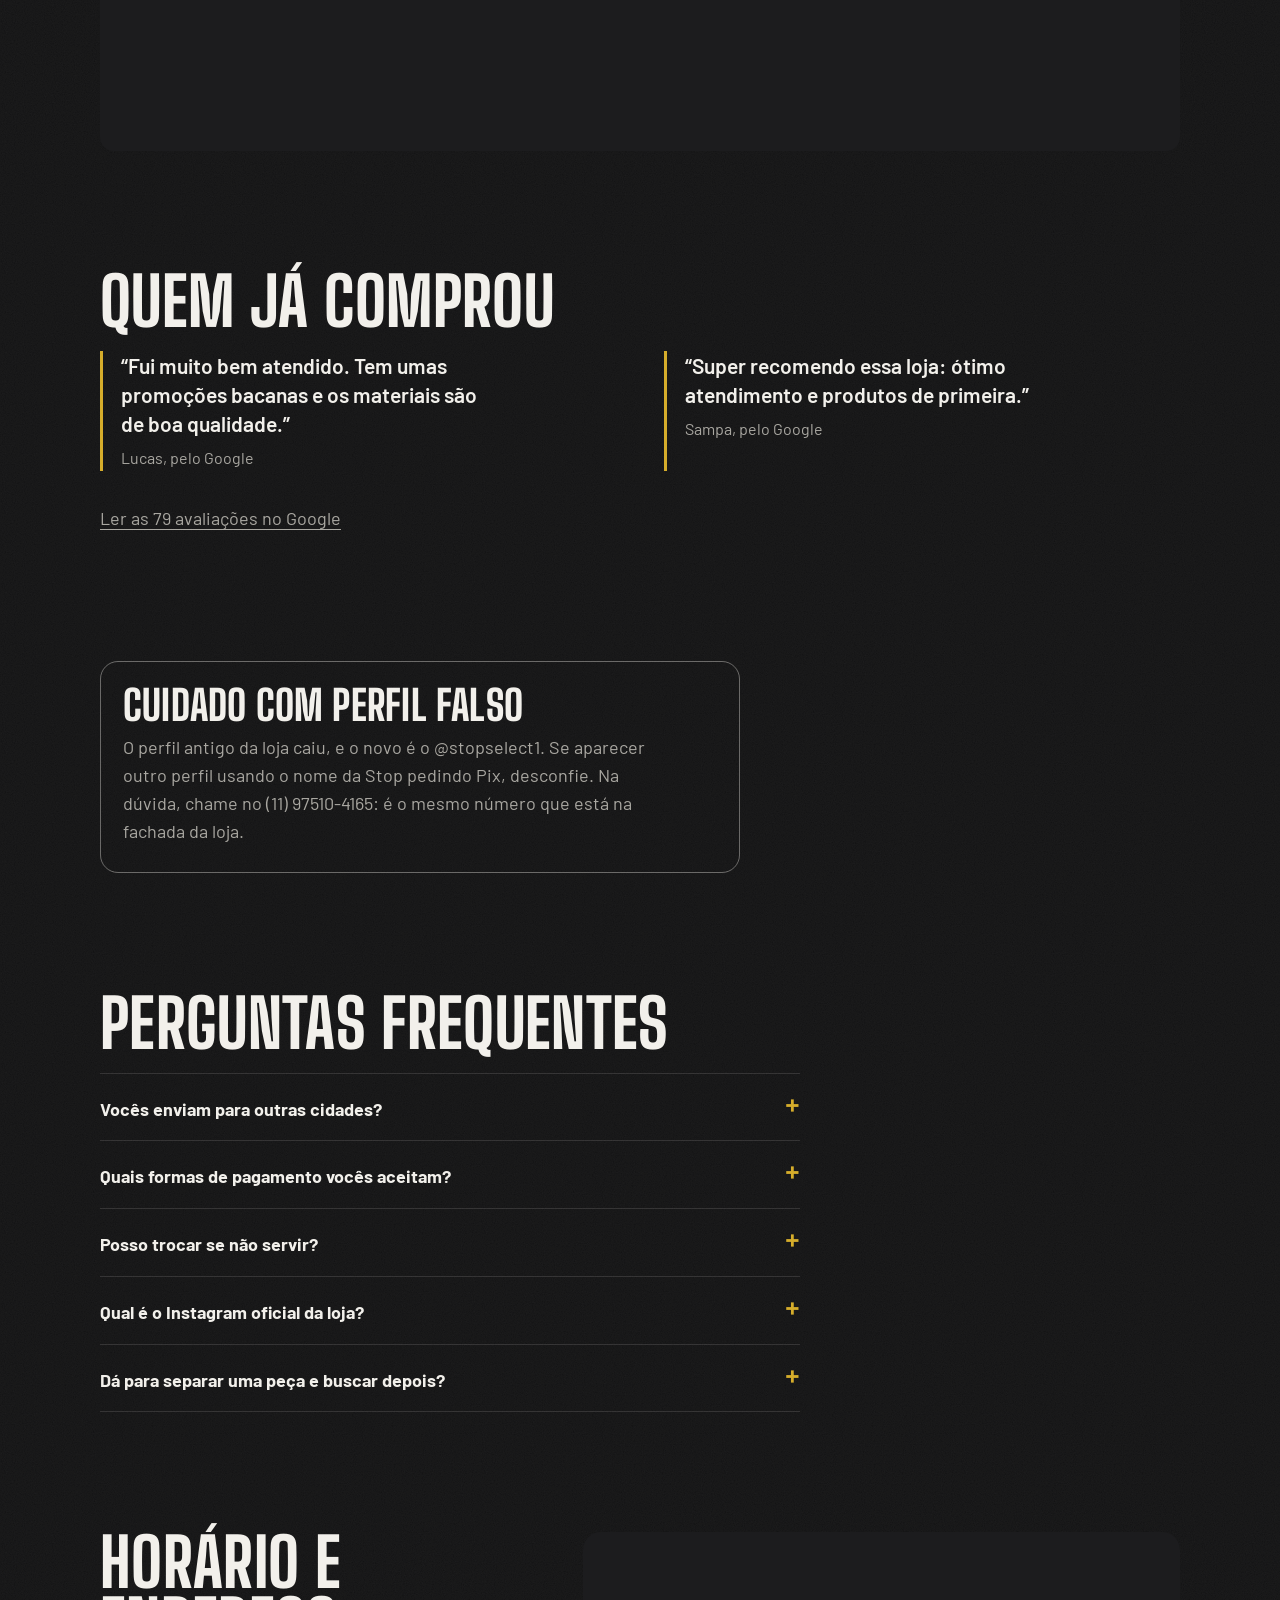
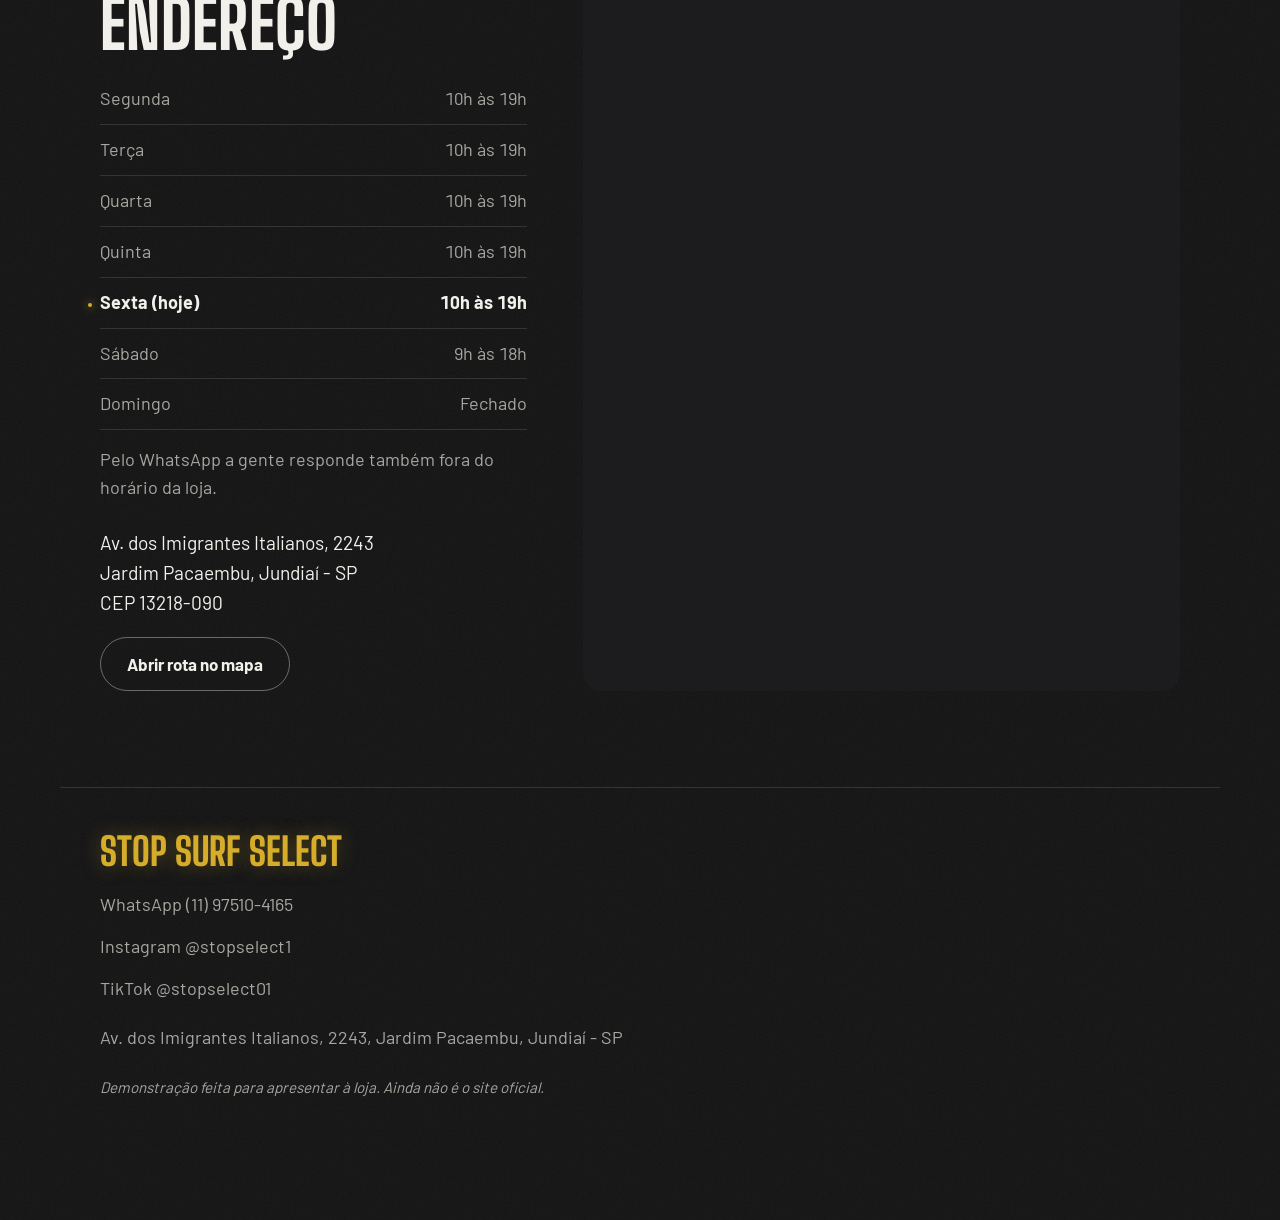
<file: stop-surf-8pw90/index.html>
<!doctype html>
<html lang="pt-BR">
<head>
  <meta charset="utf-8">
  <meta name="viewport" content="width=device-width, initial-scale=1">
  <!-- Segurança: o navegador só aceita arquivos do próprio site (e o mapa do Google).
       Qualquer script ou conteúdo injetado de fora é bloqueado. -->
  <meta http-equiv="Content-Security-Policy" content="default-src 'none'; script-src 'self'; style-src 'self'; font-src 'self'; img-src 'self' data:; frame-src https://www.google.com; base-uri 'none'; form-action 'none'; upgrade-insecure-requests">
  <!-- SÓ SE ATIVAR AS ESTATÍSTICAS no config.js (Google Analytics / Microsoft Clarity):
       troque a linha acima por esta (libera apenas os endereços dessas duas ferramentas):
       <meta http-equiv="Content-Security-Policy" content="default-src 'none'; script-src 'self' https://www.googletagmanager.com https://www.clarity.ms https://*.clarity.ms; style-src 'self'; font-src 'self'; img-src 'self' data: https://*.google-analytics.com https://*.googletagmanager.com https://*.clarity.ms https://c.bing.com; connect-src https://*.google-analytics.com https://*.analytics.google.com https://*.googletagmanager.com https://*.clarity.ms; frame-src https://www.google.com; base-uri 'none'; form-action 'none'; upgrade-insecure-requests">
  -->
  <meta name="referrer" content="strict-origin-when-cross-origin">
  <!-- DEMONSTRAÇÃO: não aparece no Google. Tirar esta linha quando a loja aprovar. -->
  <meta name="robots" content="noindex, nofollow">

  <!-- TROCAR: título, descrição e prévia no Google e no WhatsApp.
       stopsurfselect.com.br estava livre no Registro.br em 19/10/2026 (stopsurf.com.br já tem dono);
       se for outro, troque aqui, na ficha JSON-LD, no sitemap.xml, no robots.txt e no llms.txt. -->
  <title>Stop Surf Select | Loja de roupa no Jardim Pacaembu, Jundiaí</title>
  <meta name="description" content="Loja de roupa na Av. dos Imigrantes Italianos, Jundiaí, há mais de 10 anos. Camisetas, bermudas, bonés, tênis e conjuntos. Enviamos para todo o Brasil pelo WhatsApp.">
  <link rel="canonical" href="https://jlsanches-dev.github.io/previas-clientes/stop-surf-8pw90/">
  <meta property="og:title" content="Stop Surf Select">
  <meta property="og:description" content="Loja de roupa no Jardim Pacaembu, em Jundiaí. Compre na loja ou pelo WhatsApp, com envio para todo o Brasil.">
  <meta property="og:url" content="https://jlsanches-dev.github.io/previas-clientes/stop-surf-8pw90/">
  <meta property="og:image" content="https://jlsanches-dev.github.io/previas-clientes/stop-surf-8pw90/img/compartilhar.jpg">
  <meta property="og:image:width" content="1200">
  <meta property="og:image:height" content="630">
  <meta property="og:image:alt" content="Fachada preta da Stop Surf com a coroa dourada">
  <meta property="og:type" content="website">
  <meta property="og:locale" content="pt_BR">
  <meta property="og:site_name" content="Stop Surf Select">
  <!-- Prévia no X/Twitter -->
  <meta name="twitter:card" content="summary_large_image">
  <meta name="twitter:title" content="Stop Surf Select">
  <meta name="twitter:description" content="Loja de roupa no Jardim Pacaembu, em Jundiaí. Envio para todo o Brasil.">
  <meta name="twitter:image" content="https://jlsanches-dev.github.io/previas-clientes/stop-surf-8pw90/img/compartilhar.jpg">
  <meta name="twitter:image:alt" content="Fachada preta da Stop Surf com a coroa dourada">
  <meta name="theme-color" content="#121212">
  <!-- Ícone da aba (provisório: "S" dourado; trocar pela coroa do logo quando a loja mandar o arquivo) -->
  <link rel="icon" href="img/icone-32.png" type="image/png" sizes="32x32">
  <link rel="icon" href="img/icone-192.png" type="image/png" sizes="192x192">
  <link rel="apple-touch-icon" href="img/icone-180.png">
  <link rel="sitemap" type="application/xml" href="sitemap.xml">

  <!-- Ficha da empresa para o Google e para IAs (JSON-LD).
       ATENÇÃO: se mudar horário, telefone, endereço ou as perguntas no config.js,
       mude aqui também. A nota do Google fica de fora de propósito: o Google não
       aceita que a própria empresa publique a nota dela nessa ficha. -->
  <script type="application/ld+json">
  {
    "@context": "https://schema.org",
    "@graph": [
      {
        "@type": "ClothingStore",
        "@id": "https://jlsanches-dev.github.io/previas-clientes/stop-surf-8pw90/#loja",
        "name": "Stop Surf Select",
        "alternateName": "Stop Surf",
        "description": "Loja de roupa no Jardim Pacaembu, em Jundiaí, há mais de 10 anos. Camisetas, bermudas, bonés, tênis, calças e conjuntos. Vendas na loja e pelo WhatsApp, com envio para todo o Brasil.",
        "url": "https://jlsanches-dev.github.io/previas-clientes/stop-surf-8pw90/",
        "image": "https://jlsanches-dev.github.io/previas-clientes/stop-surf-8pw90/img/compartilhar.jpg",
        "telephone": "+55-11-97510-4165",
        "address": {
          "@type": "PostalAddress",
          "streetAddress": "Av. dos Imigrantes Italianos, 2243",
          "addressLocality": "Jundiaí",
          "addressRegion": "SP",
          "postalCode": "13218-090",
          "addressCountry": "BR"
        },
        "geo": { "@type": "GeoCoordinates", "latitude": -23.1853402, "longitude": -46.8546648 },
        "hasMap": "https://www.google.com/maps/place/Stop+surf/@-23.1853402,-46.8546648,17z/data=!4m6!3m5!1s0x94cf27b5f20ff1dd:0xcc13b7eca5623392!8m2!3d-23.1853402!4d-46.8546648!16s%2Fg%2F11rb3xqd9m",
        "openingHoursSpecification": [
          { "@type": "OpeningHoursSpecification", "dayOfWeek": ["Monday", "Tuesday", "Wednesday", "Thursday", "Friday"], "opens": "10:00", "closes": "19:00" },
          { "@type": "OpeningHoursSpecification", "dayOfWeek": "Saturday", "opens": "09:00", "closes": "18:00" }
        ],
        "paymentAccepted": "Pix, cartão de débito, cartão de crédito",
        "currenciesAccepted": "BRL",
        "areaServed": "BR",
        "sameAs": ["https://instagram.com/stopselect1"]
      },
      {
        "@type": "FAQPage",
        "@id": "https://jlsanches-dev.github.io/previas-clientes/stop-surf-8pw90/#perguntas",
        "mainEntity": [
          { "@type": "Question", "name": "Vocês enviam para outras cidades?", "acceptedAnswer": { "@type": "Answer", "text": "Enviamos para todo o Brasil. Chame no WhatsApp, diga a peça e o seu CEP, e a gente passa o valor do frete." } },
          { "@type": "Question", "name": "Quais formas de pagamento vocês aceitam?", "acceptedAnswer": { "@type": "Answer", "text": "Pix, cartão de débito e cartão de crédito. Pergunte pelo parcelamento no WhatsApp." } },
          { "@type": "Question", "name": "Posso trocar se não servir?", "acceptedAnswer": { "@type": "Answer", "text": "Pode. Guarde a etiqueta e chame no WhatsApp para combinar a troca." } },
          { "@type": "Question", "name": "Qual é o Instagram oficial da loja?", "acceptedAnswer": { "@type": "Answer", "text": "É o @stopselect1. O perfil antigo caiu; desconfie de outros perfis usando o nome da Stop." } },
          { "@type": "Question", "name": "Dá para separar uma peça e buscar depois?", "acceptedAnswer": { "@type": "Answer", "text": "Dá. Chame no WhatsApp com a foto da peça e o tamanho que a gente separa." } }
        ]
      }
    ]
  }
  </script>
  <!-- /TROCAR -->

  <link rel="preload" href="img/fachada.webp" as="image" fetchpriority="high">
  <link rel="preload" href="fontes/big-shoulders-800.woff2" as="font" type="font/woff2" crossorigin>
  <link rel="stylesheet" href="fontes/fontes.css">
  <link rel="stylesheet" href="css/style.css">
</head>
<body>
  <!-- PRÉVIA: faixa que avisa que não é o site oficial. Apagar quando a loja aprovar e o site virar oficial. -->
  <p class="faixa-previa" role="note">Prévia para apresentar à loja. Não é o site oficial.</p>
  <a class="pular" href="#vitrine">Pular para a vitrine</a>

  <!-- TROCAR: aparece só se o celular não carregar o JavaScript -->
  <noscript>
    <p class="sem-js">Stop Surf Select, Av. dos Imigrantes Italianos, 2243, Jardim Pacaembu, Jundiaí - SP. WhatsApp (11) 97510-4165.</p>
  </noscript>

  <header class="topo">
    <div class="topo-dentro">
      <a class="topo-marca" href="#" data-bloco="marca"></a>
      <a class="topo-link" href="#" data-link="whatsapp" target="_blank" rel="noopener noreferrer">WhatsApp</a>
    </div>
  </header>

  <main>
    <section class="capa" aria-labelledby="titulo-site">
      <figure class="capa-foto" data-foto="principal"></figure>
      <div class="capa-texto">
        <h1 id="titulo-site"><span>Stop Surf</span> <span class="h1-select">Select</span></h1>
        <p class="slogan" data-campo="slogan">Loja de roupa no Jardim Pacaembu, em Jundiaí. Há mais de 10 anos na rua, e enviando para todo o Brasil.</p>
        <div class="acoes">
          <a class="botao botao-principal" href="#" data-link="whatsapp" target="_blank" rel="noopener noreferrer">Falar com um vendedor</a>
          <a class="botao botao-secundario" href="#" data-link="rota" target="_blank" rel="noopener noreferrer">Como chegar</a>
        </div>
        <p class="capa-info">
          <a class="nota" href="#" data-bloco="avaliacao" target="_blank" rel="noopener noreferrer"></a>
          <span class="status" data-bloco="status" aria-live="polite"></span>
        </p>
      </div>
      <div class="led" aria-hidden="true"></div>
    </section>

    <section id="vitrine" class="secao vitrine" data-bloco="vitrine" aria-labelledby="titulo-vitrine">
      <h2 id="titulo-vitrine">O que tem na arara</h2>
      <p class="secao-intro" data-campo="vitrine-intro"></p>
      <ul class="etiquetas" data-bloco="etiquetas"></ul>
    </section>

    <section class="comprar" data-bloco="comprar" aria-labelledby="titulo-comprar">
      <div class="comprar-dentro">
        <h2 id="titulo-comprar" data-campo="comprar-titulo">Comprar sem sair de casa</h2>
        <ol class="passos" data-bloco="passos"></ol>
        <a class="botao botao-principal" href="#" data-link="whatsapp" target="_blank" rel="noopener noreferrer">Chamar no WhatsApp</a>
      </div>
    </section>

    <section class="secao" aria-labelledby="titulo-galeria">
      <h2 id="titulo-galeria">A loja</h2>
      <div class="galeria" data-bloco="galeria"></div>
    </section>

    <section class="secao" data-bloco="depoimentos" aria-labelledby="titulo-depoimentos">
      <h2 id="titulo-depoimentos">Quem já comprou</h2>
      <div class="depoimentos" data-bloco="lista-depoimentos"></div>
    </section>

    <section class="secao" data-bloco="aviso-instagram" aria-labelledby="titulo-aviso">
      <div class="aviso-placa">
        <h2 id="titulo-aviso">Cuidado com perfil falso</h2>
        <p data-campo="aviso-instagram"></p>
      </div>
    </section>

    <section class="secao" data-bloco="perguntas" aria-labelledby="titulo-perguntas">
      <h2 id="titulo-perguntas">Perguntas frequentes</h2>
      <div class="perguntas" data-bloco="lista-perguntas"></div>
    </section>

    <section class="secao local" aria-labelledby="titulo-local">
      <div class="local-texto">
        <h2 id="titulo-local">Horário e endereço</h2>
        <table class="horarios" data-bloco="horarios"></table>
        <p class="horarios-nota" data-campo="horarios-nota"></p>
        <address class="endereco" data-bloco="endereco"></address>
        <a class="botao botao-secundario" href="#" data-link="rota" target="_blank" rel="noopener noreferrer">Abrir rota no mapa</a>
      </div>
      <div class="mapa" data-bloco="mapa"></div>
    </section>
  </main>

  <footer class="rodape" data-bloco="rodape"></footer>

  <a class="whats-flutuante" href="#" data-link="whatsapp" target="_blank" rel="noopener noreferrer" aria-label="Conversar no WhatsApp">
    <svg viewBox="0 0 32 32" aria-hidden="true"><path fill="currentColor" d="M16.04 3C9.4 3 4 8.38 4 15.01c0 2.12.56 4.19 1.62 6.01L4 29l8.17-1.58a12.1 12.1 0 0 0 3.87.63h.01C22.68 28.05 28 22.67 28 16.04 28 9.4 22.68 3 16.04 3Zm0 22.9h-.01a10 10 0 0 1-3.5-.64l-.25-.1-4.85.94.97-4.7-.16-.26a9.9 9.9 0 0 1-1.52-5.13c0-5.5 4.48-9.98 9.33-9.98 5.5 0 9.94 4.48 9.94 9.98 0 5.5-4.46 9.89-9.95 9.89Zm5.46-7.4c-.3-.15-1.77-.87-2.04-.97-.27-.1-.47-.15-.67.15-.2.3-.77.97-.94 1.17-.17.2-.35.22-.65.07-.3-.15-1.26-.46-2.4-1.48-.89-.79-1.49-1.77-1.66-2.07-.17-.3-.02-.46.13-.61.13-.13.3-.35.45-.52.15-.17.2-.3.3-.5.1-.2.05-.37-.02-.52-.08-.15-.67-1.62-.92-2.22-.24-.58-.49-.5-.67-.51h-.57c-.2 0-.52.07-.8.37-.27.3-1.04 1.02-1.04 2.49 0 1.47 1.07 2.89 1.22 3.09.15.2 2.1 3.2 5.08 4.49.71.31 1.27.49 1.7.63.71.23 1.36.2 1.88.12.57-.09 1.77-.72 2.02-1.42.25-.7.25-1.3.17-1.42-.07-.12-.27-.2-.57-.35Z"/></svg>
    <span>WhatsApp</span>
  </a>

  <dialog class="ampliar" data-bloco="ampliar" aria-label="Foto ampliada">
    <button type="button" class="ampliar-fechar" aria-label="Fechar foto">Fechar</button>
  </dialog>

  <script src="config.js"></script>
  <script src="js/main.js"></script>
</body>
</html>
</file>
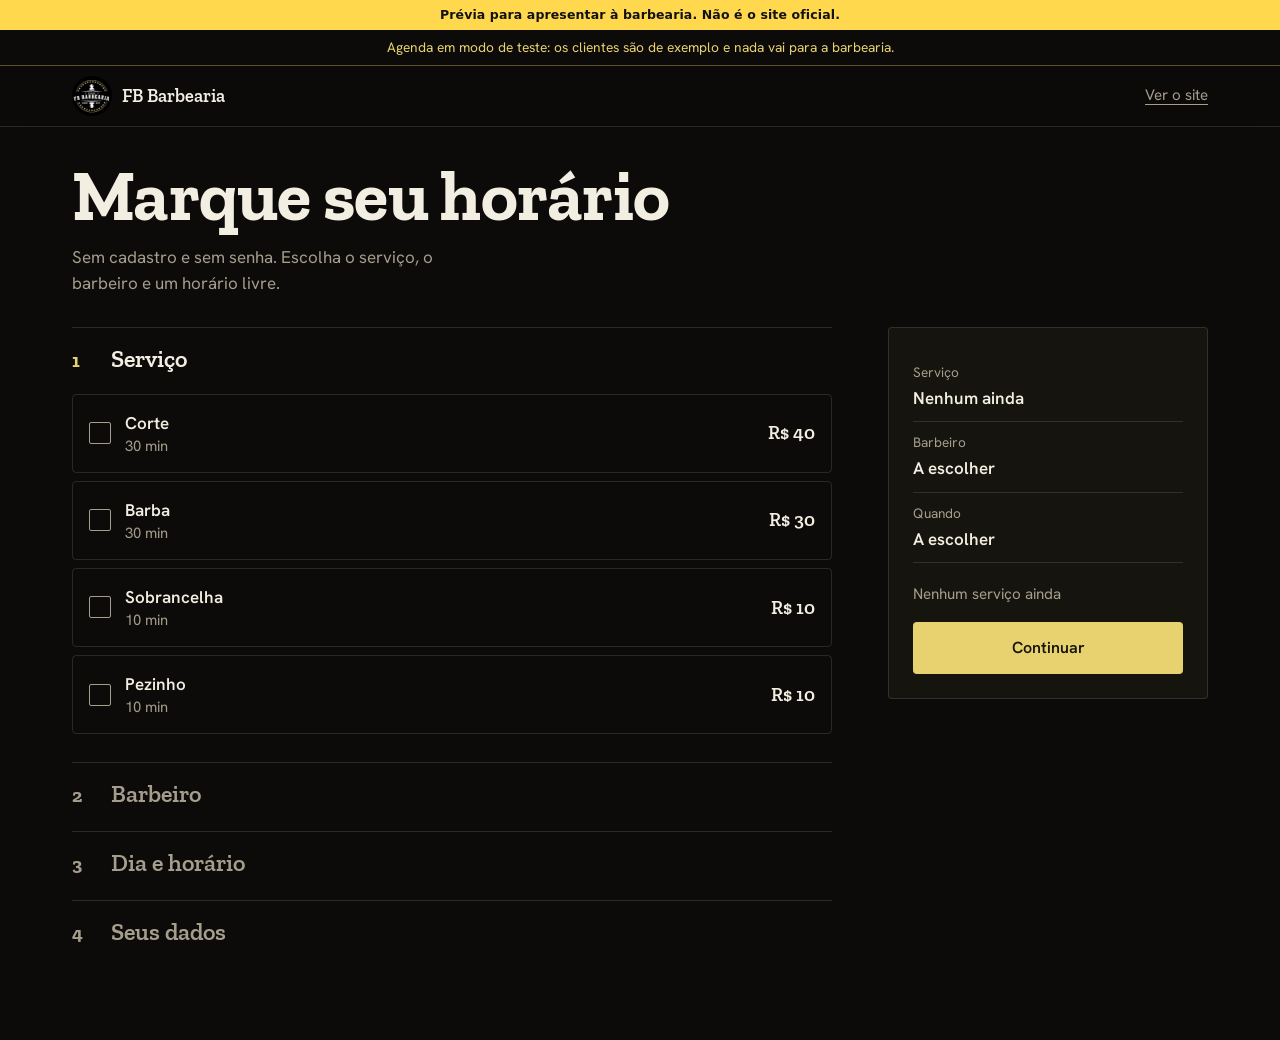
<file: fb-barbearia-2f6c9/agenda.html>
<!doctype html>
<html lang="pt-BR">
<head>
  <meta charset="utf-8">
  <meta name="viewport" content="width=device-width, initial-scale=1">
  <!-- Segurança: o navegador só aceita arquivos do próprio site e o banco da agenda (Supabase). -->
  <meta http-equiv="Content-Security-Policy" content="default-src 'none'; script-src 'self'; style-src 'self'; font-src 'self'; img-src 'self' data:; connect-src https://*.supabase.co; base-uri 'none'; form-action 'none'; upgrade-insecure-requests">
  <meta name="referrer" content="no-referrer">
  <!-- A agenda não aparece no Google (quem acha o site pelo Google entra pela página inicial). -->
  <meta name="robots" content="noindex, nofollow">
  <title>Agenda | FB Barbearia</title>
  <meta name="description" content="Marque seu horário na FB Barbearia, sem cadastro.">
  <meta name="theme-color" content="#0c0b09">
  <link rel="preload" href="fontes/zilla-slab-700.woff2" as="font" type="font/woff2" crossorigin>
  <link rel="stylesheet" href="fontes/fontes.css">
  <link rel="stylesheet" href="css/style.css">
</head>
<body class="pagina-agenda">
  <!-- PRÉVIA: faixa que avisa que não é o site oficial. -->
  <p class="faixa-previa" role="note">Prévia para apresentar à barbearia. Não é o site oficial.</p>
  <p class="faixa-teste" role="note" data-faixa-teste hidden>Agenda em modo de teste: os clientes são de exemplo e nada vai para a barbearia.</p>

  <header class="nav">
    <a class="nav-marca" href="index.html"><img src="img/logo-fb.webp" alt="" width="200" height="200"><span>FB Barbearia</span></a>
    <a class="nav-voltar" href="index.html">Ver o site</a>
  </header>

  <main id="agenda" class="agenda" aria-labelledby="titulo-agenda">
    <div class="agenda-topo">
      <h1 id="titulo-agenda" class="titulo-secao">Marque seu horário</h1>
      <p class="agenda-intro">Sem cadastro e sem senha. Escolha o serviço, o barbeiro e um horário livre.</p>
    </div>

    <noscript>
      <p class="sem-js">A agenda precisa do JavaScript ligado no navegador.</p>
    </noscript>
    <p class="carregando" data-carregando role="status">Carregando os horários…</p>

    <!-- Horários marcados neste aparelho -->
    <section class="meus" data-meus aria-labelledby="titulo-meus" hidden>
      <h2 id="titulo-meus">Seus horários</h2>
      <ul></ul>
    </section>

    <form class="agenda-form" data-agenda novalidate hidden>
      <div class="passos">
        <section class="passo" data-passo="servicos" aria-labelledby="passo-1">
          <div class="passo-topo">
            <span class="passo-num" aria-hidden="true">1</span>
            <h2 id="passo-1" tabindex="-1">Serviço</h2>
            <p class="passo-escolha" data-escolha></p>
            <button type="button" class="passo-trocar" data-trocar aria-label="Trocar serviço" hidden>Trocar</button>
          </div>
          <div class="passo-corpo" data-corpo hidden></div>
        </section>

        <section class="passo" data-passo="barbeiro" aria-labelledby="passo-2">
          <div class="passo-topo">
            <span class="passo-num" aria-hidden="true">2</span>
            <h2 id="passo-2" tabindex="-1">Barbeiro</h2>
            <p class="passo-escolha" data-escolha></p>
            <button type="button" class="passo-trocar" data-trocar aria-label="Trocar barbeiro" hidden>Trocar</button>
          </div>
          <div class="passo-corpo" data-corpo hidden></div>
        </section>

        <section class="passo" data-passo="horario" aria-labelledby="passo-3">
          <div class="passo-topo">
            <span class="passo-num" aria-hidden="true">3</span>
            <h2 id="passo-3" tabindex="-1">Dia e horário</h2>
            <p class="passo-escolha" data-escolha></p>
            <button type="button" class="passo-trocar" data-trocar aria-label="Trocar dia e horário" hidden>Trocar</button>
          </div>
          <div class="passo-corpo" data-corpo hidden></div>
        </section>

        <section class="passo" data-passo="dados" aria-labelledby="passo-4">
          <div class="passo-topo">
            <span class="passo-num" aria-hidden="true">4</span>
            <h2 id="passo-4" tabindex="-1">Seus dados</h2>
          </div>
          <div class="passo-corpo" data-corpo hidden>
            <div class="campo">
              <label for="agenda-nome">Seu nome</label>
              <input id="agenda-nome" name="nome" type="text" autocomplete="name" maxlength="60" required>
            </div>
            <div class="campo">
              <label for="agenda-whats">WhatsApp com DDD</label>
              <input id="agenda-whats" name="whatsapp" type="tel" inputmode="tel" autocomplete="tel-national" maxlength="16" placeholder="(11) 91234-5678" required>
            </div>
            <!-- Isca para robôs de spam: pessoas não veem este campo. Se vier preenchido, a marcação é ignorada. -->
            <div class="isca" aria-hidden="true">
              <label for="agenda-site">Não preencha</label>
              <input id="agenda-site" name="site" type="text" tabindex="-1" autocomplete="off">
            </div>
            <p class="privacidade">Seu nome e WhatsApp ficam só na agenda da FB, para o barbeiro saber quem vem e falar com você se precisar. Eles são apagados 30 dias depois do atendimento.</p>
          </div>
        </section>
      </div>

      <div class="resumo" data-resumo>
        <dl class="resumo-lista">
          <div><dt>Serviço</dt><dd data-resumo-servicos>Nenhum ainda</dd></div>
          <div><dt>Barbeiro</dt><dd data-resumo-barbeiro>A escolher</dd></div>
          <div><dt>Quando</dt><dd data-resumo-quando>A escolher</dd></div>
        </dl>
        <p class="resumo-total"><span data-total-preco></span><span class="resumo-tempo" data-total-tempo>Nenhum serviço ainda</span></p>
        <p class="erro" data-erro aria-live="polite"></p>
        <button type="submit" class="botao botao-principal" data-acao>Continuar</button>
      </div>
    </form>

    <!-- Depois de marcar -->
    <div class="feito" data-feito tabindex="-1" hidden>
      <h2>Horário marcado</h2>
      <p class="feito-quando" data-feito-quando></p>
      <p class="feito-detalhe" data-feito-detalhe></p>
      <p class="feito-teste" data-feito-teste hidden>Modo de teste: nada foi enviado à barbearia.</p>
      <div class="feito-acoes">
        <button type="button" class="botao botao-principal" data-salvar>Salvar na agenda do celular</button>
        <a class="botao botao-contorno" href="#" data-link-horario hidden>Ver ou cancelar este horário</a>
        <a class="botao botao-contorno" href="#" data-avisar target="_blank" rel="noopener noreferrer" hidden>Avisar no WhatsApp</a>
        <button type="button" class="botao botao-texto" data-novo>Marcar outro horário</button>
      </div>
      <p class="feito-nota">O horário fica guardado neste aparelho, em "Seus horários", no topo da agenda.</p>
    </div>

    <!-- Ver ou cancelar (link #t=...) -->
    <div class="feito seu" data-seu tabindex="-1" hidden>
      <h2>Seu horário</h2>
      <p class="feito-quando" data-seu-quando></p>
      <p class="feito-detalhe" data-seu-detalhe></p>
      <p class="seu-situacao" data-seu-situacao aria-live="polite"></p>
      <div class="feito-acoes">
        <button type="button" class="botao botao-contorno" data-seu-cancelar hidden>Cancelar horário</button>
        <button type="button" class="botao botao-texto" data-seu-novo>Marcar outro horário</button>
      </div>
    </div>
  </main>

  <script src="config.js"></script>
  <script src="js/regras.js"></script>
  <script src="js/servidor.js"></script>
  <script src="js/agenda.js"></script>
</body>
</html>
</file>
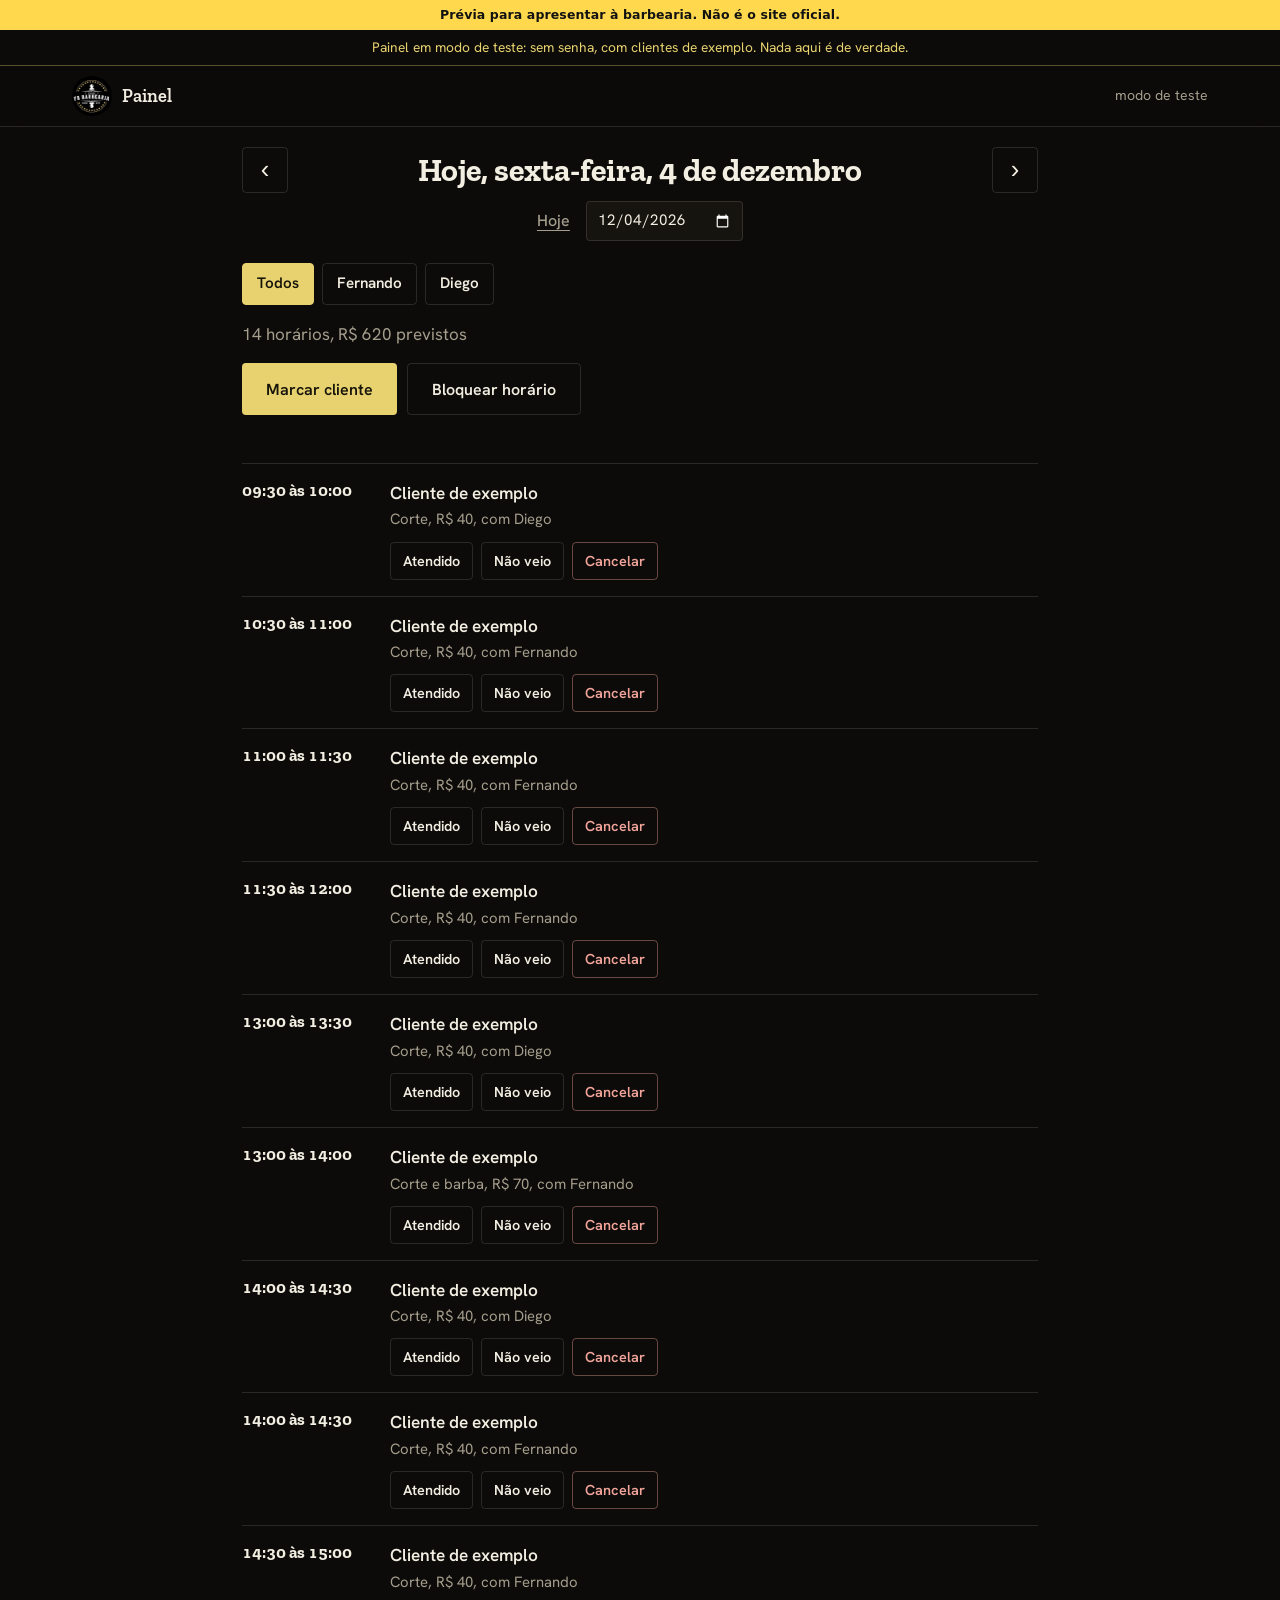
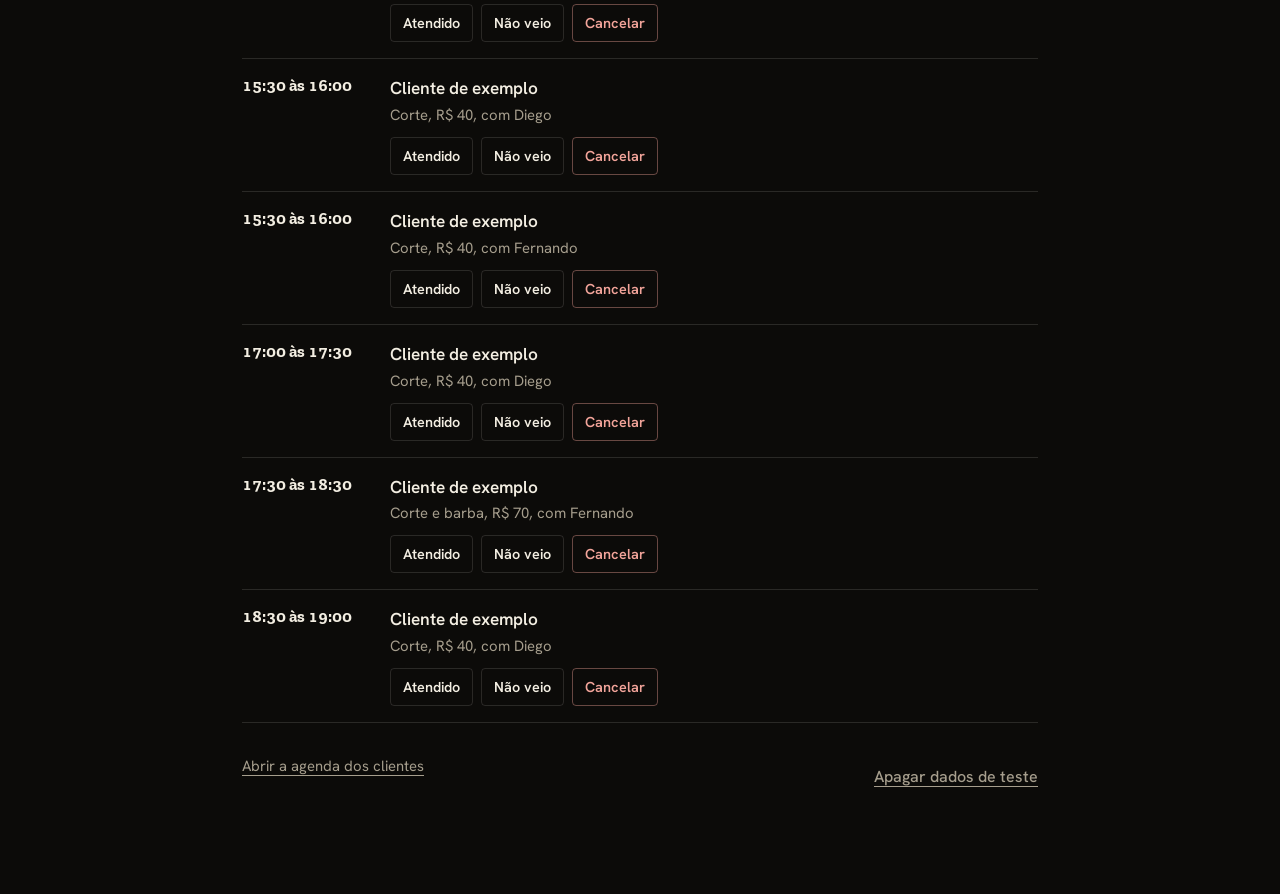
<file: fb-barbearia-2f6c9/painel.html>
<!doctype html>
<html lang="pt-BR">
<head>
  <meta charset="utf-8">
  <meta name="viewport" content="width=device-width, initial-scale=1">
  <!-- Segurança: o navegador só aceita arquivos do próprio site e o banco da agenda (Supabase). -->
  <meta http-equiv="Content-Security-Policy" content="default-src 'none'; script-src 'self'; style-src 'self'; font-src 'self'; img-src 'self' data:; connect-src https://*.supabase.co; base-uri 'none'; form-action 'none'; upgrade-insecure-requests">
  <meta name="referrer" content="no-referrer">
  <meta name="robots" content="noindex, nofollow">
  <title>Painel | FB Barbearia</title>
  <meta name="theme-color" content="#0c0b09">
  <link rel="stylesheet" href="fontes/fontes.css">
  <link rel="stylesheet" href="css/style.css">
  <link rel="stylesheet" href="css/painel.css">
</head>
<body class="pagina-painel">
  <!-- PRÉVIA: faixa que avisa que não é o site oficial. -->
  <p class="faixa-previa" role="note">Prévia para apresentar à barbearia. Não é o site oficial.</p>
  <p class="faixa-teste" role="note" data-faixa-teste hidden>Painel em modo de teste: sem senha, com clientes de exemplo. Nada aqui é de verdade.</p>

  <!-- Entrar (só no modo de verdade) -->
  <main class="entrar" data-entrar hidden>
    <img src="img/logo-fb.webp" alt="" width="200" height="200">
    <h1>Painel da FB</h1>
    <form data-form-entrar novalidate>
      <div class="campo">
        <label for="entrar-email">E-mail</label>
        <input id="entrar-email" type="email" autocomplete="username" required>
      </div>
      <div class="campo">
        <label for="entrar-senha">Senha</label>
        <input id="entrar-senha" type="password" autocomplete="current-password" required>
      </div>
      <p class="erro" data-erro-entrar aria-live="polite"></p>
      <button type="submit" class="botao botao-principal">Entrar</button>
    </form>
  </main>

  <!-- O painel -->
  <div data-painel hidden>
    <header class="nav">
      <span class="nav-marca"><img src="img/logo-fb.webp" alt="" width="200" height="200"><span>Painel</span></span>
      <div class="painel-conta">
        <span class="painel-email" data-email></span>
        <button type="button" class="botao-texto" data-sair>Sair</button>
      </div>
    </header>

    <main class="painel">
      <div class="dia-barra">
        <button type="button" class="seta" data-dia-mudar="-1" aria-label="Dia anterior">‹</button>
        <h1 class="dia-titulo" data-dia-titulo aria-live="polite"></h1>
        <button type="button" class="seta" data-dia-mudar="1" aria-label="Próximo dia">›</button>
      </div>
      <div class="dia-extra">
        <button type="button" class="botao-texto" data-dia-hoje>Hoje</button>
        <label class="so-leitor" for="dia-escolher">Escolher o dia</label>
        <input id="dia-escolher" type="date" data-dia-escolher>
      </div>

      <fieldset class="filtro" data-filtro>
        <legend class="so-leitor">Mostrar a agenda de</legend>
      </fieldset>

      <p class="dia-resumo" data-dia-resumo></p>

      <div class="painel-acoes">
        <button type="button" class="botao botao-principal" data-abrir="marcar">Marcar cliente</button>
        <button type="button" class="botao botao-contorno" data-abrir="bloquear">Bloquear horário</button>
      </div>

      <!-- Marcar um cliente (balcão, WhatsApp, telefone) -->
      <form class="caixa-form" data-form="marcar" novalidate hidden>
        <h2>Marcar cliente</h2>
        <fieldset class="campo">
          <legend>Serviços</legend>
          <div class="checks" data-marcar-servicos></div>
        </fieldset>
        <div class="campos-linha">
          <div class="campo">
            <label for="marcar-barbeiro">Barbeiro</label>
            <select id="marcar-barbeiro" data-marcar-barbeiro></select>
          </div>
          <div class="campo">
            <label for="marcar-dia">Dia</label>
            <input id="marcar-dia" type="date" data-marcar-dia>
          </div>
          <div class="campo">
            <label for="marcar-hora">Horário livre</label>
            <select id="marcar-hora" data-marcar-hora></select>
          </div>
        </div>
        <div class="campos-linha">
          <div class="campo">
            <label for="marcar-nome">Nome do cliente</label>
            <input id="marcar-nome" type="text" maxlength="60" autocomplete="off">
          </div>
          <div class="campo">
            <label for="marcar-whats">WhatsApp (opcional)</label>
            <input id="marcar-whats" type="tel" inputmode="tel" maxlength="16" autocomplete="off" placeholder="(11) 91234-5678">
          </div>
        </div>
        <p class="erro" data-erro-form aria-live="polite"></p>
        <div class="form-botoes">
          <button type="submit" class="botao botao-principal">Marcar</button>
          <button type="button" class="botao botao-texto" data-fechar>Fechar</button>
        </div>
      </form>

      <!-- Bloquear um horário (almoço, folga, compromisso) -->
      <form class="caixa-form" data-form="bloquear" novalidate hidden>
        <h2>Bloquear horário</h2>
        <div class="campos-linha">
          <div class="campo">
            <label for="bloq-barbeiro">De quem</label>
            <select id="bloq-barbeiro" data-bloq-barbeiro></select>
          </div>
          <div class="campo">
            <label for="bloq-dia">Dia</label>
            <input id="bloq-dia" type="date" data-bloq-dia>
          </div>
        </div>
        <label class="check-linha"><input type="checkbox" data-bloq-inteiro> O dia inteiro</label>
        <div class="campos-linha" data-bloq-horas>
          <div class="campo">
            <label for="bloq-inicio">Das</label>
            <input id="bloq-inicio" type="time" step="900" value="12:00" data-bloq-inicio>
          </div>
          <div class="campo">
            <label for="bloq-fim">Até</label>
            <input id="bloq-fim" type="time" step="900" value="13:00" data-bloq-fim>
          </div>
        </div>
        <div class="campo">
          <label for="bloq-motivo">Motivo (só vocês veem)</label>
          <input id="bloq-motivo" type="text" maxlength="60" placeholder="Almoço, folga, médico..." autocomplete="off">
        </div>
        <p class="erro" data-erro-form aria-live="polite"></p>
        <div class="form-botoes">
          <button type="submit" class="botao botao-principal">Bloquear</button>
          <button type="button" class="botao botao-texto" data-fechar>Fechar</button>
        </div>
      </form>

      <p class="aviso-painel" data-aviso aria-live="polite"></p>
      <ol class="lista-dia" data-lista aria-label="Horários do dia"></ol>

      <p class="painel-rodape">
        <a href="agenda.html" target="_blank" rel="noopener">Abrir a agenda dos clientes</a>
        <button type="button" class="botao-texto" data-apagar-teste hidden>Apagar dados de teste</button>
      </p>
    </main>
  </div>

  <script src="config.js"></script>
  <script src="js/regras.js"></script>
  <script src="js/servidor.js"></script>
  <script src="js/painel.js"></script>
</body>
</html>
</file>
<file: fb-barbearia-2f6c9/fontes/fontes.css>
/* Fontes hospedadas no próprio site (sem chamar o Google a cada visita).
   Zilla Slab: letra com "pezinho" reto, parecida com o "FB BARBEARIA" do logo.
   Hanken Grotesk: textos e botões (versão variável, pesos 400 a 700).
   Licença SIL Open Font License 1.1 (uso livre), veja os arquivos OFL-*.txt.
   Só o conjunto "latin", que já cobre todos os acentos do português. */

@font-face {
  font-family: "Zilla Slab";
  font-style: normal;
  font-weight: 600;
  font-display: swap;
  src: url(zilla-slab-600.woff2) format("woff2");
}

@font-face {
  font-family: "Zilla Slab";
  font-style: normal;
  font-weight: 700;
  font-display: swap;
  src: url(zilla-slab-700.woff2) format("woff2");
}

@font-face {
  font-family: "Hanken Grotesk";
  font-style: normal;
  font-weight: 400 700;
  font-display: swap;
  src: url(hanken-grotesk-var.woff2) format("woff2");
}
</file>
<file: fb-barbearia-2f6c9/css/style.css>
/* FB Barbearia. Direção: "placa clássica, agenda de hoje".
   Cores do logo: o preto do emblema e o dourado das estrelas (#e8d26f, medido
   no próprio logo). O dourado só aparece onde a pessoa age.
   O momento marcante é a "senha" do topo, com o próximo horário livre. */
:root {
  --fundo: #0c0b09;
  --superficie: #16140f;
  --texto: #f3eee2;
  --texto-suave: #a69e8d;
  --ouro: #e8d26f;
  --ouro-forte: #f2df88;
  --sobre-ouro: #17140a;
  --erro: #f2a49a;
  --linha: rgba(243, 238, 226, .13);

  --fonte-titulo: "Zilla Slab", Rockwell, Georgia, serif;
  --fonte-texto: "Hanken Grotesk", "Helvetica Neue", Arial, sans-serif;
  --canto: 4px;          /* cantos quase retos, de placa e de senha */
  --margem: 18px;
  --largura: 1200px;
  --curva: cubic-bezier(.2, .7, .1, 1);
}

*, *::before, *::after { box-sizing: border-box; }
html { -webkit-text-size-adjust: 100%; scroll-behavior: smooth; }
@media (prefers-reduced-motion: reduce) { html { scroll-behavior: auto; } }
@media (prefers-reduced-motion: reduce) { *, *::before, *::after { animation: none !important; transition: none !important; } }

body {
  margin: 0;
  background: var(--fundo);
  color: var(--texto);
  font-family: var(--fonte-texto);
  font-size: 1.0625rem;
  line-height: 1.55;
  -webkit-font-smoothing: antialiased;
}
[hidden] { display: none !important; }
img { max-width: 100%; height: auto; display: block; }
:focus-visible { outline: 2px solid var(--ouro); outline-offset: 3px; }
h1, h2, h3 { margin: 0; font-family: var(--fonte-titulo); font-weight: 700; line-height: 1.05; }
.so-leitor { position: absolute; width: 1px; height: 1px; padding: 0; margin: -1px; overflow: hidden; clip: rect(0 0 0 0); white-space: nowrap; border: 0; }
.sem-js { padding: 16px; background: var(--superficie); border-radius: var(--canto); }

/* Faixa do modo de teste (sai quando a agenda for ligada ao Google) */
.faixa-teste {
  margin: 0; padding: 8px var(--margem);
  font-size: .86rem; line-height: 1.4; text-align: center;
  color: var(--ouro); border-bottom: 1px solid rgba(232, 210, 111, .35);
}

.pular { position: absolute; left: -999px; }
.pular:focus { left: var(--margem); top: 8px; z-index: 60; background: var(--texto); color: var(--fundo); padding: 8px 12px; border-radius: var(--canto); }

/* Foto que ainda falta (some quando entrarem as fotos de verdade) */
.foto-vazia {
  display: grid; place-items: center; padding: 16px;
  background: #1b1812; border: 1px dashed rgba(243, 238, 226, .25);
  color: var(--texto-suave); font-size: .85rem; text-align: center; line-height: 1.35;
}

/* ---------- Barra do topo ---------- */
.nav {
  position: sticky; top: 0; z-index: 30;
  display: flex; align-items: center; justify-content: space-between; gap: 16px;
  padding: 10px var(--margem);
  background: rgba(12, 11, 9, .9);
  -webkit-backdrop-filter: blur(14px); backdrop-filter: blur(14px);
  border-bottom: 1px solid var(--linha);
}
.nav-marca { display: inline-flex; align-items: center; gap: 10px; color: var(--texto); text-decoration: none; }
.nav-marca img { width: 40px; height: 40px; border-radius: 50%; }
.nav-marca span { font-family: var(--fonte-titulo); font-weight: 600; font-size: 1.15rem; }
.nav-links { display: none; }
.nav-botao { min-height: 42px; padding: 0 16px; font-size: .95rem; }
@media (max-width: 380px) { .nav-marca span { display: none; } }

/* ---------- Botões ---------- */
.botao {
  display: inline-flex; justify-content: center; align-items: center;
  min-height: 52px; padding: 0 24px;
  border: 0; border-radius: var(--canto); cursor: pointer;
  font: 600 1rem/1.2 var(--fonte-texto); text-decoration: none;
  transition: background-color .2s ease, border-color .2s ease, transform .15s ease;
}
.botao:active { transform: scale(.98); }
.botao:disabled { opacity: .65; cursor: progress; }
.botao-principal { background: var(--ouro); color: var(--sobre-ouro); }
.botao-principal:hover { background: var(--ouro-forte); }
.botao-contorno { background: transparent; color: var(--texto); border: 1px solid var(--linha); }
.botao-contorno:hover { border-color: var(--texto); }
.botao-texto {
  background: none; border: 0; padding: 0; min-height: 44px; cursor: pointer;
  font: 500 1rem/1.3 var(--fonte-texto); color: var(--texto-suave);
  text-decoration: underline; text-underline-offset: 4px;
}
.botao-texto:hover { color: var(--texto); }

/* ---------- Topo: foto, nome e a senha ---------- */
.capa { display: grid; }
.capa-foto { aspect-ratio: 4 / 5; border-width: 0 0 1px; padding-bottom: 38%; }
.capa-texto { position: relative; margin-top: -96px; padding: 0 var(--margem); }
.capa-desde { margin: 0 0 6px; color: var(--texto-suave); font-size: .95rem; }
.capa h1 { font-size: clamp(3.3rem, 15vw, 6.6rem); line-height: .92; letter-spacing: -.015em; }
.capa-frase { margin: 14px 0 0; max-width: 32ch; color: var(--texto-suave); font-size: 1.1rem; }

/* A senha: caixa com picote de ticket, com o próximo horário livre */
.senha {
  margin-top: 24px; max-width: 420px;
  background: var(--superficie);
  border: 1px solid rgba(232, 210, 111, .5); border-radius: var(--canto);
  animation: abrir .6s .2s var(--curva) both;
}
.senha[hidden] { display: none; }
.senha-topo { padding: 16px 18px 14px; }
.senha-rotulo { margin: 0; font-size: .9rem; color: var(--texto-suave); }
.senha-hora {
  margin: 2px 0 0; font-family: var(--fonte-titulo); font-weight: 700;
  font-size: 4rem; line-height: 1; letter-spacing: -.02em; font-variant-numeric: tabular-nums;
}
.senha-dia { font-size: 1.6rem; letter-spacing: 0; color: var(--texto-suave); margin-right: 4px; }
.senha-detalhe { margin: 6px 0 0; color: var(--texto-suave); font-size: .95rem; }
.senha-corte { position: relative; border-top: 1px dashed rgba(232, 210, 111, .5); }
.senha-corte::before, .senha-corte::after {
  content: ""; position: absolute; top: -11px; width: 22px; height: 22px; border-radius: 50%;
  background: var(--fundo); border: 1px solid rgba(232, 210, 111, .5);
}
.senha-corte::before { left: -12px; clip-path: inset(0 0 0 50%); }
.senha-corte::after { right: -12px; clip-path: inset(0 50% 0 0); }
.senha-baixo { display: grid; gap: 6px; justify-items: center; padding: 16px 18px 10px; }
.senha-baixo .botao { width: 100%; }
.senha-outros { display: inline-flex; align-items: center; min-height: 40px; font-size: .93rem; color: var(--texto-suave); text-underline-offset: 4px; }
.senha-outros:hover { color: var(--texto); }

.status { margin: 16px 0 0; font-size: .95rem; }
.status:empty { display: none; }
.status::before { content: ""; display: inline-block; width: 8px; height: 8px; margin-right: 9px; border-radius: 50%; background: #6b6558; vertical-align: 1px; }
.status.aberto::before { background: #6fcf8a; }

/* ---------- Seções ---------- */
.secao { max-width: var(--largura); margin: 0 auto; padding: 104px var(--margem) 0; scroll-margin-top: 50px; }
.titulo-secao { font-size: clamp(2.5rem, 11vw, 4.4rem); line-height: .95; letter-spacing: -.01em; }

/* Quem atende */
.barbeiros { display: grid; grid-template-columns: 1fr 1fr; gap: 14px; margin-top: 28px; max-width: 860px; }
.barbeiro-foto { aspect-ratio: 3 / 4; }
.barbeiro h3 { margin: 14px 0 4px; font-size: 1.45rem; }
.barbeiro p { margin: 0; color: var(--texto-suave); font-size: .95rem; line-height: 1.45; }
.barbeiro .botao-texto { margin-top: 6px; color: var(--texto); text-align: left; }

/* Trabalhos: desliza para o lado no celular */
.trabalhos {
  list-style: none; margin: 28px calc(var(--margem) * -1) 0; padding: 0 var(--margem);
  display: grid; grid-auto-flow: column; grid-auto-columns: 72%; gap: 10px;
  overflow-x: auto; scroll-snap-type: x mandatory; overscroll-behavior-x: contain; scrollbar-width: none;
}
.trabalhos::-webkit-scrollbar { display: none; }
.trabalhos li { aspect-ratio: 4 / 5; scroll-snap-align: start; }

/* Dúvidas: abre e fecha sem JavaScript */
.duvidas-lista { margin-top: 24px; border-top: 1px solid var(--linha); max-width: 720px; }
.duvidas details { border-bottom: 1px solid var(--linha); }
.duvidas summary {
  display: flex; justify-content: space-between; align-items: center; gap: 16px;
  padding: 18px 0; cursor: pointer; list-style: none; font-weight: 600; font-size: 1.08rem;
}
.duvidas summary::-webkit-details-marker { display: none; }
.duvidas summary::after { content: "+"; flex: none; color: var(--ouro); font-family: var(--fonte-titulo); font-size: 1.5rem; line-height: 1; transition: transform .25s var(--curva); }
.duvidas details[open] summary::after { transform: rotate(45deg); }
.duvidas details p { margin: 0 0 18px; max-width: 60ch; color: var(--texto-suave); }

/* Onde fica */
.onde { display: grid; gap: 28px; }
.endereco { margin: 20px 0 24px; font-style: normal; font-size: 1.2rem; }
.horarios { width: 100%; max-width: 440px; border-collapse: collapse; }
.horarios th, .horarios td { padding: 10px 0; border-bottom: 1px solid var(--linha); text-align: left; font-weight: 400; color: var(--texto-suave); }
.horarios td { text-align: right; }
.horarios .hoje th, .horarios .hoje td { color: var(--texto); font-weight: 600; }
.horarios-nota { margin: 10px 0 0; font-size: .88rem; color: var(--texto-suave); }
.mapa { aspect-ratio: 4 / 3; }

/* Rodapé */
.rodape { margin-top: 112px; padding: 48px var(--margem) 56px; border-top: 1px solid var(--linha); text-align: center; }
.rodape img { width: 120px; height: 120px; margin: 0 auto 16px; border-radius: 50%; }
.rodape-nome { margin: 0; font-family: var(--fonte-titulo); font-weight: 600; font-size: 1.2rem; }
.rodape-links { margin: 10px 0 0; font-size: .95rem; }
.rodape-links a { color: var(--texto-suave); text-underline-offset: 4px; }
.rodape-links a + a { margin-left: 18px; }
.capa-marcar { margin-top: 24px; }
.rodape-links a:hover { color: var(--texto); }

/* ---------- Agenda ---------- */
.agenda { max-width: var(--largura); margin: 0 auto; padding: 104px var(--margem) 0; scroll-margin-top: 50px; }
.agenda-intro { margin: 14px 0 0; max-width: 40ch; color: var(--texto-suave); }
.agenda-form { margin-top: 30px; display: grid; grid-template-columns: minmax(0, 1fr); gap: 8px; }
.agenda-form[hidden] { display: none; }

/* Cada passo: número, título, o que já foi escolhido e o botão "Trocar" */
.passo { border-top: 1px solid var(--linha); padding: 18px 0 20px; scroll-margin-top: 76px; }
.passo-topo { display: grid; grid-template-columns: 1.7em 1fr auto; column-gap: 10px; align-items: baseline; }
.passo-num { font-family: var(--fonte-titulo); font-weight: 700; font-size: 1.2rem; color: var(--texto-suave); }
.passo h2, .passo h3 { font-weight: 600; font-size: 1.5rem; color: var(--texto-suave); }
.passo h2:focus, .passo h3:focus { outline: none; }
.passo.atual .passo-num, .passo.concluido .passo-num { color: var(--ouro); }
.passo.atual h2, .passo.concluido h2, .passo.atual h3, .passo.concluido h3 { color: var(--texto); }
.passo-escolha { grid-column: 2; margin: 2px 0 0; color: var(--texto-suave); }
.passo-escolha:empty { display: none; }
.passo-trocar {
  grid-column: 3; grid-row: 1 / span 2; align-self: center;
  background: none; color: var(--texto); cursor: pointer;
  border: 1px solid var(--linha); border-radius: var(--canto);
  padding: 7px 15px; font: 500 .92rem var(--fonte-texto);
}
.passo-trocar:hover { border-color: var(--texto); }
.passo-trocar[hidden] { display: none; }
.passo-corpo { margin-top: 18px; animation: abrir .45s var(--curva) both; }
@keyframes abrir { from { opacity: 0; transform: translateY(8px); } to { opacity: 1; transform: none; } }

fieldset { border: 0; margin: 0; padding: 0; min-width: 0; }

/* Linhas clicáveis: serviços e barbeiros */
.linha {
  position: relative;
  display: grid; grid-template-columns: auto 1fr auto; column-gap: 14px; align-items: center;
  padding: 15px 16px; margin-bottom: 8px;
  border: 1px solid var(--linha); border-radius: var(--canto);
  cursor: pointer;
  transition: border-color .2s ease, background-color .2s ease;
}
.linha:hover { border-color: rgba(243, 238, 226, .3); }
.linha input, .dia input, .hora input { position: absolute; opacity: 0; pointer-events: none; }
.linha:has(input:checked) { border-color: var(--ouro); background: rgba(232, 210, 111, .07); }
.linha:has(input:focus-visible), .dia:has(input:focus-visible), .hora:has(input:focus-visible) { outline: 2px solid var(--ouro); outline-offset: 3px; }
.linha-nome { grid-column: 2; font-weight: 600; }
.linha-detalhe { grid-column: 2; color: var(--texto-suave); font-size: .93rem; line-height: 1.4; }
.linha-preco { grid-column: 3; grid-row: 1 / span 2; font-family: var(--fonte-titulo); font-weight: 600; font-size: 1.2rem; }

/* quadradinho de marcar (serviços) */
.marca {
  grid-column: 1; grid-row: 1 / span 2;
  width: 22px; height: 22px; border-radius: 2px;
  border: 1.5px solid var(--texto-suave);
  display: grid; place-items: center;
  transition: background-color .2s ease, border-color .2s ease;
}
.marca::after {
  content: ""; width: 6px; height: 11px; margin-top: -2px;
  border: solid var(--sobre-ouro); border-width: 0 2px 2px 0;
  transform: rotate(45deg) scale(0); transition: transform .2s var(--curva);
}
.linha:has(input:checked) .marca { background: var(--ouro); border-color: var(--ouro); }
.linha:has(input:checked) .marca::after { transform: rotate(45deg) scale(1); }

/* inicial do barbeiro (vira foto quando tiver) */
.avatar {
  grid-column: 1; grid-row: 1 / span 2;
  width: 46px; height: 46px; border-radius: 50%;
  display: grid; place-items: center;
  border: 1.5px solid var(--ouro); color: var(--ouro);
  font-family: var(--fonte-titulo); font-weight: 700; font-size: 1.3rem;
  transition: background-color .2s ease, color .2s ease;
}
.linha:has(input:checked) .avatar { background: var(--ouro); color: var(--sobre-ouro); }

.nota { margin: 6px 0 0; color: var(--ouro); font-size: .93rem; }
.nota:empty { display: none; }

/* Faixa de dias que desliza para o lado */
.dias {
  position: relative; display: flex; gap: 8px;
  overflow-x: auto; scroll-snap-type: x proximity; overscroll-behavior-x: contain;
  margin: 0 calc(var(--margem) * -1); padding: 4px var(--margem) 8px;
  scrollbar-width: none;
}
.dias::-webkit-scrollbar { display: none; }
.dia {
  position: relative; flex: 0 0 62px; scroll-snap-align: start;
  display: grid; justify-items: center; gap: 1px;
  padding: 8px 0 10px; border: 1px solid var(--linha); border-radius: var(--canto);
  cursor: pointer; transition: background-color .2s ease, border-color .2s ease;
}
.dia:hover { border-color: rgba(243, 238, 226, .3); }
.dia-mes { min-height: 1.2em; font-size: .74rem; color: var(--ouro); }
.dia-semana { font-size: .85rem; color: var(--texto-suave); }
.dia-numero { font-family: var(--fonte-titulo); font-weight: 700; font-size: 1.55rem; line-height: 1.1; }
.dia-situacao { min-height: 1.2em; font-size: .72rem; color: var(--texto-suave); }
.dia:has(input:checked) { background: var(--ouro); border-color: var(--ouro); }
.dia:has(input:checked) span { color: var(--sobre-ouro); }
.dia:has(input:disabled) { cursor: not-allowed; border-style: dashed; }
.dia:has(input:disabled) .dia-numero { color: var(--texto-suave); }

/* Horários livres do dia, separados por turno */
.horas { margin-top: 18px; }
.turno-nome { margin: 14px 0 8px; font-size: .9rem; color: var(--texto-suave); }
.turno-horas { display: grid; grid-template-columns: repeat(4, minmax(0, 1fr)); gap: 8px; }
.hora { position: relative; cursor: pointer; }
.hora span {
  display: block; padding: 11px 0; text-align: center;
  border: 1px solid var(--linha); border-radius: var(--canto);
  font-weight: 600; font-variant-numeric: tabular-nums;
  transition: background-color .2s ease, border-color .2s ease;
}
.hora:hover span { border-color: rgba(243, 238, 226, .3); }
.hora:has(input:checked) span { background: var(--ouro); border-color: var(--ouro); color: var(--sobre-ouro); }

/* Seus dados */
.campo { display: grid; gap: 6px; margin-bottom: 16px; max-width: 460px; }
.campo label { font-size: .95rem; }
.campo input {
  height: 52px; padding: 0 14px;
  background: var(--superficie); color: var(--texto);
  border: 1px solid var(--linha); border-radius: var(--canto);
  font: 400 1.05rem var(--fonte-texto);
}
.campo input::placeholder { color: #6f685b; }
.campo input:focus { border-color: var(--ouro); outline: 2px solid var(--ouro); outline-offset: 2px; }
.isca { position: absolute; left: -9999px; width: 1px; height: 1px; overflow: hidden; }
.privacidade { margin: 4px 0 0; max-width: 52ch; color: var(--texto-suave); font-size: .9rem; }

/* Resumo: barra presa embaixo no celular, cartão ao lado no computador */
.resumo {
  position: sticky; bottom: 0; z-index: 10;
  display: grid; grid-template-columns: 1fr auto; align-items: center; gap: 2px 14px;
  margin: 0 calc(var(--margem) * -1);
  padding: 12px var(--margem) calc(12px + env(safe-area-inset-bottom));
  background: rgba(12, 11, 9, .94);
  -webkit-backdrop-filter: blur(14px); backdrop-filter: blur(14px);
  border-top: 1px solid var(--linha);
}
.resumo-lista { display: none; }
.resumo-total { grid-column: 1; grid-row: 2; margin: 0; font-family: var(--fonte-titulo); font-weight: 700; font-size: 1.4rem; line-height: 1.2; }
.resumo-tempo { margin-left: 8px; font-family: var(--fonte-texto); font-weight: 400; font-size: .95rem; color: var(--texto-suave); }
.resumo-total span:empty + .resumo-tempo { margin-left: 0; }
.erro { grid-column: 1 / -1; grid-row: 1; margin: 0 0 8px; color: var(--erro); font-size: .93rem; }
.erro:empty { display: none; }
.resumo .botao { grid-column: 2; grid-row: 2; }

/* Horário marcado */
.feito {
  scroll-margin-top: 80px;
  margin-top: 30px; padding: 28px 22px;
  border: 1px solid var(--ouro); border-radius: var(--canto); background: var(--superficie);
  animation: abrir .5s var(--curva) both;
}
.feito:focus { outline: none; }
.feito h2, .feito h3 { font-weight: 600; font-size: 1.15rem; color: var(--ouro); }
.feito-quando { margin: 10px 0 8px; font-family: var(--fonte-titulo); font-weight: 700; font-size: clamp(1.9rem, 8vw, 2.7rem); line-height: 1.05; }
.feito-detalhe { margin: 0; color: var(--texto-suave); max-width: 46ch; }
.feito-teste { margin: 14px 0 0; font-size: .9rem; color: var(--ouro); }
.feito-acoes { display: grid; gap: 10px; margin-top: 24px; max-width: 360px; }
.feito-acoes [hidden] { display: none; }

/* ---------- Telas maiores ---------- */
@media (min-width: 600px) {
  :root { --margem: 32px; }
  .turno-horas { grid-template-columns: repeat(6, minmax(0, 1fr)); }
  .dias { margin: 0; padding: 4px 0 8px; flex-wrap: wrap; overflow: visible; }
  .barbeiros { gap: 28px; }
  .trabalhos { grid-auto-flow: row; grid-template-columns: repeat(3, minmax(0, 1fr)); margin: 28px 0 0; padding: 0; overflow: visible; }
}

@media (min-width: 900px) {
  .agenda-form { grid-template-columns: minmax(0, 1fr) 320px; gap: 56px; align-items: start; }
  .resumo {
    position: sticky; top: 86px; bottom: auto;
    display: block; margin: 0; padding: 24px;
    background: var(--superficie); border: 1px solid var(--linha); border-radius: var(--canto);
    -webkit-backdrop-filter: none; backdrop-filter: none;
  }
  .resumo-lista { display: block; margin: 0; }
  .resumo-lista div { padding: 10px 0; border-bottom: 1px solid var(--linha); }
  .resumo-lista dt { font-size: .85rem; color: var(--texto-suave); }
  .resumo-lista dd { margin: 2px 0 0; font-weight: 600; }
  .resumo-total { margin: 16px 0 16px; }
  .erro { margin: 0 0 12px; }
  .resumo .botao { width: 100%; }
  .feito { padding: 36px; max-width: 640px; }
}

/* Computador: foto à direita, nome e senha à esquerda */
@media (min-width: 1000px) {
  .nav { padding-inline: max(var(--margem), calc((100% - var(--largura)) / 2 + var(--margem))); }
  .nav-links { display: flex; gap: 28px; }
  .nav-links a { color: var(--texto-suave); text-decoration: none; font-size: .98rem; }
  .nav-links a:hover { color: var(--texto); }

  .capa {
    grid-template-columns: minmax(0, 1fr) minmax(0, 1fr); align-items: center; gap: 64px;
    max-width: var(--largura); margin: 0 auto; padding: 48px var(--margem) 0;
  }
  .capa-foto { order: 2; border-width: 1px; padding-bottom: 16px; max-height: calc(100vh - 200px); min-height: 480px; }
  .capa-texto { order: 1; margin-top: 0; padding: 0; }

  /* Título à esquerda e conteúdo à direita, como uma ficha */
  .equipe, .duvidas { display: grid; grid-template-columns: minmax(0, 1fr) minmax(0, 1.5fr); gap: 64px; align-items: start; }
  .equipe .barbeiros { margin-top: 0; max-width: none; }
  .duvidas-lista { margin-top: 0; }
  .trabalhos li { aspect-ratio: 1; }
  .onde { grid-template-columns: minmax(0, 1fr) minmax(0, 1.25fr); gap: 64px; align-items: start; }
  .mapa { margin-top: 8px; }
}

/* ---------- Página da agenda (agenda.html) ---------- */
.pagina-agenda .agenda { padding-top: 36px; padding-bottom: 72px; }
.nav-voltar { color: var(--texto-suave); font-size: .95rem; text-underline-offset: 4px; }
.nav-voltar:hover { color: var(--texto); }
.carregando { margin: 28px 0 0; color: var(--texto-suave); }
.carregando[hidden] { display: none; }

/* Seus horários (guardados neste aparelho) */
.meus { margin-top: 28px; padding: 16px 18px; border: 1px solid rgba(232, 210, 111, .5); border-radius: var(--canto); background: var(--superficie); max-width: 620px; }
.meus[hidden] { display: none; }
.meus h2 { font-weight: 600; font-size: 1.15rem; color: var(--ouro); }
.meus ul { list-style: none; margin: 8px 0 0; padding: 0; }
.meus li { display: flex; flex-wrap: wrap; justify-content: space-between; gap: 4px 16px; padding: 10px 0; border-top: 1px solid var(--linha); }
.meus li:first-child { border-top: 0; }
.meus a { color: var(--texto); font-weight: 600; text-underline-offset: 4px; }

.feito-nota { margin: 18px 0 0; font-size: .9rem; color: var(--texto-suave); max-width: 46ch; }
.seu-situacao { margin: 14px 0 0; }
.seu-situacao:empty { display: none; }
.seu .botao-contorno { border-color: rgba(242, 164, 154, .5); color: var(--erro); }
.seu .botao-contorno:hover { border-color: var(--erro); }

/* PRÉVIA: faixa amarela fixa no topo (não vai para o site oficial) */
.faixa-previa {
  position: sticky; top: 0; z-index: 70;
  margin: 0; height: 30px; padding: 0 12px;
  display: flex; align-items: center; justify-content: center;
  background: #ffd84d; color: #121212;
  font: 600 12.5px/1 system-ui, sans-serif; letter-spacing: .01em;
  white-space: nowrap; overflow: hidden; text-overflow: ellipsis;
}
.nav { top: 30px; }
@media (min-width: 900px) { .resumo { top: 116px; } }
</file>
<file: mb-imports-guvf0/fontes/fontes.css>
/* Fonte hospedada no próprio site (sem chamar o Google a cada visita).
   Roboto Flex, versão variável: um arquivo só com todos os pesos (100 a 1000)
   e larguras (25% a 151%). É da mesma família do "IMPORTS" do logo da MB.
   Licença SIL Open Font License 1.1 (uso livre), veja OFL-roboto-flex.txt.
   Só o conjunto "latin", que já cobre todos os acentos do português. */

@font-face {
  font-family: "Roboto Flex";
  font-style: normal;
  font-weight: 100 1000;
  font-stretch: 25% 151%;
  font-display: swap;
  src: url(roboto-flex-var.woff2) format("woff2");
}
</file>
<file: mb-imports-guvf0/css/style.css>
/* As cores principais vêm do config.js. Estes valores são só o padrão.
   Direção: vitrine noturna de loja premium. Preto e cromo do logo da MB, com o
   vermelho da faixa "IMPORTS" usado só onde a pessoa age (botões, setas, números).
   Fonte: Roboto Flex, da mesma família do "IMPORTS" do logo. Títulos bem pesados
   e em caixa alta, como no logo; textos no peso normal.
   O momento marcante é o logo de verdade da loja, em cromo, saindo da foto.
   Acabamento inspirado no site da Code Makers: foto de cinema, cartão de vidro
   flutuante, botões em pílula, listas grandes e muito respiro. */
:root {
  --fundo: #0b0b0c;
  --superficie: #151517;
  --texto: #ececef;
  --texto-suave: #9d9da5;
  --destaque: #d71f2b;

  --fonte: "Roboto Flex", Roboto, "Helvetica Neue", Arial, sans-serif;
  --margem: 18px;
  --largura: 1240px;
  --curva: cubic-bezier(.2, .7, .1, 1);

  --linha: rgba(236, 236, 239, .12);
  --vidro: rgba(21, 21, 23, .55);
  --borda-vidro: rgba(255, 255, 255, .14);
}

*, *::before, *::after { box-sizing: border-box; }
html { scroll-behavior: smooth; -webkit-text-size-adjust: 100%; }
@media (prefers-reduced-motion: reduce) { html { scroll-behavior: auto; } *, *::before, *::after { animation: none !important; transition: none !important; } }

body {
  margin: 0;
  background: var(--fundo);
  color: var(--texto);
  font-family: var(--fonte);
  font-size: 1.0625rem;
  line-height: 1.6;
  -webkit-font-smoothing: antialiased;
  overflow-x: hidden;
}

img { max-width: 100%; height: auto; display: block; }
a { color: inherit; }
:focus-visible { outline: 2px solid var(--texto); outline-offset: 3px; border-radius: 6px; }
::selection { background: var(--destaque); color: #fff; }

h1, h2, h3 { margin: 0; font-weight: 700; }
/* títulos no jeito do "IMPORTS" do logo: bem pesados, caixa alta, apertados */
h2 {
  font-weight: 900; text-transform: uppercase;
  font-size: clamp(2.3rem, 10vw, 4.8rem); line-height: .92; letter-spacing: -.02em;
}
h3 { font-weight: 700; font-size: 1.25rem; line-height: 1.2; letter-spacing: -.005em; }

.pular { position: absolute; left: -999px; }
.pular:focus { left: var(--margem); top: 8px; z-index: 60; background: var(--texto); color: var(--fundo); padding: 8px 12px; border-radius: 6px; }
.sem-js { padding: 20px; margin: 0; background: var(--superficie); }

/* ---------- Botões: pílulas ---------- */
.botao {
  display: inline-flex; justify-content: center; align-items: center; gap: 10px;
  min-height: 52px; padding: 0 26px;
  border-radius: 999px;
  font-weight: 650; font-size: 1rem; text-decoration: none;
  transition: background-color .25s ease, border-color .25s ease, color .25s ease, transform .2s ease;
}
.botao:active { transform: scale(.98); }
.botao-principal { background: var(--destaque); color: #fff; }
.botao-principal:hover { background: #ec2a37; }
.botao-vidro {
  background: rgba(255, 255, 255, .08); color: var(--texto);
  border: 1px solid var(--borda-vidro);
  -webkit-backdrop-filter: blur(12px); backdrop-filter: blur(12px);
}
.botao-vidro:hover { background: rgba(255, 255, 255, .16); }
.botao-contorno { border: 1px solid var(--linha); color: var(--texto); background: transparent; }
.botao-contorno:hover { border-color: var(--texto); }
.botao-pequeno { min-height: 40px; padding: 0 18px; font-size: .92rem; background: var(--texto); color: var(--fundo); }
.botao-pequeno:hover { background: #fff; }

/* ---------- Barra do topo ---------- */
.nav {
  position: fixed; top: 30px; left: 0; right: 0; z-index: 50;
  display: flex; align-items: center; justify-content: space-between; gap: 16px;
  padding: 12px var(--margem);
  transition: background-color .3s ease, border-color .3s ease;
  border-bottom: 1px solid transparent;
}
.nav.solida {
  background: rgba(11, 11, 12, .78);
  -webkit-backdrop-filter: blur(16px); backdrop-filter: blur(16px);
  border-bottom-color: var(--linha);
}
.nav-marca { display: inline-flex; align-items: center; text-decoration: none; }
.nav-logo { height: 44px; width: auto; opacity: 0; transition: opacity .3s ease; }
/* o logo pequeno só aparece quando o logo grande da capa sai da tela */
.nav.solida .nav-logo { opacity: 1; }
.nav-links { display: none; }

/* ---------- Capa ---------- */
.capa { position: relative; padding-top: 0; overflow: hidden; display: flex; flex-direction: column; }
.capa-fotos { order: 0; }
.capa-marca { order: 1; }
.capa-conteudo { order: 2; }
.capa-fotos { position: relative; }
.capa-fotos::after { /* escurece embaixo para o nome em cromo aparecer */
  content: ""; position: absolute; inset: 0;
  background: linear-gradient(180deg, rgba(11,11,12,.45) 0%, rgba(11,11,12,0) 28%, rgba(11,11,12,.25) 58%, var(--fundo) 100%);
}
.capa-foto { width: 100%; aspect-ratio: 4 / 5; object-fit: cover; object-position: 50% 20%; filter: brightness(.82) contrast(1.06) saturate(.9); }
.capa-foto:not(:first-child) { display: none; }
.capa-fotos img:first-child { animation: aproximar 1.6s var(--curva) both; }
@keyframes aproximar { from { transform: scale(1.08); opacity: 0; } to { transform: none; opacity: 1; } }

/* o logo de verdade da loja, saindo de baixo da foto */
.capa-marca {
  position: relative; z-index: 2;
  margin: -38vw 0 0; padding: 0 var(--margem);
  line-height: 0;
}
.capa-logo {
  width: min(64vw, 300px); height: auto;
  filter: drop-shadow(0 18px 40px rgba(0, 0, 0, .6));
  animation: subir 1.2s var(--curva) both;
}
@keyframes subir { from { transform: translateY(18%); opacity: 0; } to { transform: none; opacity: 1; } }

.capa-conteudo { position: relative; z-index: 2; display: grid; gap: 28px; padding: 26px var(--margem) 0; }
.capa-frase { margin: 0; font-size: 1.22rem; line-height: 1.45; max-width: 30ch; }
.acoes { display: grid; gap: 10px; margin-top: 24px; max-width: 420px; }
.capa-cartao {
  padding: 22px 22px 18px;
  border-radius: 20px;
  background: var(--vidro);
  border: 1px solid var(--borda-vidro);
  -webkit-backdrop-filter: blur(18px); backdrop-filter: blur(18px);
  animation: aparecer 1s .45s var(--curva) both;
}
@keyframes aparecer { from { transform: translateY(16px); opacity: 0; } to { transform: none; opacity: 1; } }
.cartao-rotulo { margin: 0 0 6px; font-size: .74rem; font-weight: 600; letter-spacing: .16em; text-transform: uppercase; color: var(--texto-suave); }
.cartao-lista { list-style: none; margin: 0; padding: 0; }
.cartao-lista li { display: grid; gap: 1px; padding: 12px 0; border-bottom: 1px solid var(--linha); }
.cartao-lista strong { font-weight: 600; }
.cartao-lista span { color: var(--texto-suave); font-size: .95rem; }
.status { margin: 14px 0 0; font-size: .92rem; color: var(--texto-suave); }
.status::before { content: ""; display: inline-block; width: 8px; height: 8px; border-radius: 50%; background: #6b6b72; margin-right: 9px; vertical-align: 1px; }
.status.aberto { color: var(--texto); }
.status.aberto::before { background: #4ade80; box-shadow: 0 0 10px #4ade80; }

/* ---------- Seções ---------- */
.secao { padding: 96px var(--margem) 0; max-width: var(--largura); margin: 0 auto; }
.secao-topo { display: grid; gap: 16px; margin-bottom: 36px; }
.secao-intro { margin: 0; max-width: 46ch; color: var(--texto-suave); }

/* Catálogo: lista grande de categorias */
.categorias { list-style: none; margin: 0; padding: 0; border-top: 1px solid var(--linha); }
.categoria {
  position: relative;
  display: grid; grid-template-columns: 1fr auto; align-items: baseline; column-gap: 16px;
  padding: 20px 0; border-bottom: 1px solid var(--linha);
  text-decoration: none;
  transition: padding .45s var(--curva), color .3s ease;
}
.categoria::before { /* risco vermelho que entra no hover */
  content: ""; position: absolute; left: 0; top: 50%; width: 0; height: 2px; background: var(--destaque);
  transition: width .45s var(--curva);
}
.categoria-nome { font-weight: 850; text-transform: uppercase; font-size: clamp(1.45rem, 6.4vw, 2.8rem); line-height: 1; letter-spacing: -.015em; }
.categoria-detalhe { grid-column: 1; color: var(--texto-suave); font-size: .97rem; margin-top: 4px; }
.categoria-seta {
  grid-column: 2; grid-row: 1; align-self: center;
  font-size: 1.3rem; color: var(--texto-suave);
  transition: color .3s ease, transform .45s var(--curva);
}
.categoria:hover, .categoria:focus-visible { padding-left: 34px; }
.categoria:hover::before, .categoria:focus-visible::before { width: 22px; }
.categoria:hover .categoria-seta, .categoria:focus-visible .categoria-seta { color: var(--destaque); transform: translate(3px, -3px); }

/* Vitrine: peças deslizando */
.secao-topo-linha { display: flex; justify-content: space-between; align-items: end; gap: 16px; }
.vitrine-setas { display: none; gap: 10px; }
.seta {
  width: 50px; height: 50px; border-radius: 50%;
  display: inline-grid; place-items: center;
  background: transparent; color: var(--texto); border: 1px solid var(--linha); cursor: pointer;
  transition: border-color .25s ease, background-color .25s ease;
}
.seta:hover { border-color: var(--texto); background: rgba(255, 255, 255, .06); }
.seta svg { width: 20px; height: 20px; }
.pecas {
  list-style: none; margin: 0; padding: 0 0 8px;
  display: grid; grid-auto-flow: column; grid-auto-columns: 74%; gap: 14px;
  overflow-x: auto; scroll-snap-type: x mandatory; overscroll-behavior-x: contain;
  scrollbar-width: none;
}
.pecas::-webkit-scrollbar { display: none; }
.peca { scroll-snap-align: start; }
.peca-foto { border-radius: 18px; overflow: hidden; background: #1a1a1d; aspect-ratio: 4 / 5; }
.peca-foto img { width: 100%; height: 100%; object-fit: cover; transition: transform .8s var(--curva); }
.peca:hover .peca-foto img { transform: scale(1.04); }
.peca-info { display: grid; grid-template-columns: 1fr; align-items: baseline; column-gap: 12px; padding: 14px 4px 0; }
.peca-nome { margin: 0; font-weight: 600; }
.peca-cor { grid-column: 1; margin: 0; color: var(--texto-suave); font-size: .95rem; }
.peca-pedir {
  justify-self: start; margin-top: 10px;
  font-size: .92rem; font-weight: 600; color: var(--texto);
  text-decoration: none; padding: 8px 14px; border-radius: 999px; border: 1px solid var(--linha);
  transition: border-color .25s ease, background-color .25s ease;
}
.peca-pedir:hover { border-color: var(--destaque); background: var(--destaque); }

/* Como comprar */
.passos { list-style: none; margin: 0; padding: 0; display: grid; gap: 34px; }
.passo { position: relative; padding-top: 22px; border-top: 1px solid var(--linha); }
.passo::before { content: ""; position: absolute; top: -1px; left: 0; width: 44px; height: 2px; background: var(--destaque); }
.passo-num { display: block; font-weight: 700; font-size: .95rem; color: var(--destaque); margin-bottom: 14px; letter-spacing: .04em; }
.passo h3 { font-size: 1.45rem; margin-bottom: 8px; }
.passo p { margin: 0; color: var(--texto-suave); max-width: 34ch; }
.entregas {
  margin-top: 48px; padding: 26px 22px;
  border-radius: 22px; background: var(--superficie); border: 1px solid var(--linha);
}
.entregas-titulo { font-size: .74rem; font-weight: 600; letter-spacing: .16em; text-transform: uppercase; color: var(--texto-suave); margin-bottom: 8px; }
.entregas-lista { list-style: none; margin: 0; padding: 0; display: grid; }
.entregas-lista li { display: grid; gap: 2px; padding: 14px 0; border-bottom: 1px solid var(--linha); }
.entregas-lista li:last-child { border-bottom: 0; padding-bottom: 0; }
.entregas-lista strong { font-weight: 600; font-size: 1.1rem; }
.entregas-lista span { color: var(--texto-suave); }

/* Desde 2016: o ano gigante, só o contorno em cromo */
.desde {
  position: relative; overflow: hidden;
  margin-top: 112px; padding: 0 var(--margem);
  max-width: var(--largura); margin-inline: auto;
}
.desde-ano {
  margin: 0; font-weight: 900;
  font-size: 33vw; line-height: .8; letter-spacing: -.05em;
  color: transparent; -webkit-text-stroke: 1px rgba(236, 236, 239, .35);
  user-select: none;
}
.desde-texto { margin-top: -6vw; position: relative; }
.desde-texto h2 { font-size: clamp(2rem, 7.5vw, 3.6rem); margin-bottom: 16px; }
.desde-texto p { margin: 0; max-width: 46ch; color: var(--texto-suave); font-size: 1.12rem; }

/* A loja */
.loja { display: grid; gap: 36px; }
.loja h2 { margin-bottom: 24px; }
.endereco { font-style: normal; font-size: 1.25rem; line-height: 1.45; margin-bottom: 26px; }
.horarios { width: 100%; max-width: 420px; border-collapse: collapse; margin-bottom: 30px; }
.horarios th, .horarios td { padding: 10px 0; border-bottom: 1px solid var(--linha); text-align: left; font-weight: 400; }
.horarios td { text-align: right; font-variant-numeric: tabular-nums; }
.horarios tr:not(.hoje) { color: var(--texto-suave); }
.horarios tr.hoje th, .horarios tr.hoje td { color: var(--texto); font-weight: 600; }
.horarios tr.hoje th::after { content: ""; display: inline-block; width: 6px; height: 6px; margin-left: 10px; border-radius: 50%; background: var(--destaque); vertical-align: 2px; }
.loja .acoes { margin-top: 0; }
.mapa { overflow: hidden; border-radius: 22px; background: var(--superficie); aspect-ratio: 4 / 3; border: 1px solid var(--linha); }
/* mapa em modo noturno, combinando com a página */
.mapa iframe { width: 100%; height: 100%; border: 0; filter: grayscale(1) invert(.9) contrast(.9) brightness(.95); }

/* Perguntas frequentes (abre e fecha sem JavaScript) */
.perguntas { max-width: 820px; border-top: 1px solid var(--linha); }
.pergunta { border-bottom: 1px solid var(--linha); }
.pergunta summary {
  cursor: pointer; list-style: none;
  display: flex; justify-content: space-between; gap: 20px; align-items: center;
  padding: 22px 0; font-weight: 600; font-size: 1.12rem;
}
.pergunta summary::-webkit-details-marker { display: none; }
.pergunta summary::after {
  content: "+"; flex: none;
  width: 34px; height: 34px; border-radius: 50%; border: 1px solid var(--linha);
  display: grid; place-items: center; font-weight: 400; font-size: 1.3rem; line-height: 1;
  transition: transform .35s var(--curva), background-color .25s ease, border-color .25s ease;
}
.pergunta[open] summary::after { transform: rotate(45deg); background: var(--destaque); border-color: var(--destaque); }
.pergunta p { margin: 0 0 22px; max-width: 60ch; color: var(--texto-suave); }

/* ---------- Rodapé ---------- */
.rodape { margin-top: 128px; border-top: 1px solid var(--linha); overflow: hidden; }
.rodape-grade, .rodape-pe { width: 100%; max-width: var(--largura); margin: 0 auto; padding: 44px var(--margem) 0; }
.rodape-grade { display: grid; gap: 28px; }
.rodape-titulo { margin: 0 0 8px; font-size: .74rem; font-weight: 600; letter-spacing: .16em; text-transform: uppercase; color: var(--texto-suave); }
.rodape-links { list-style: none; margin: 0; padding: 0; }
.rodape-links a { display: inline-block; padding: 5px 0; text-decoration: none; }
.rodape-links a:hover { color: #fff; text-decoration: underline; text-underline-offset: 4px; }
.rodape-end { margin: 0; }
.rodape-pe { display: grid; gap: 4px; padding-bottom: 28px; color: var(--texto-suave); font-size: .9rem; }
.rodape-pe p { margin: 0; }
.rodape-aviso { font-style: italic; }
.rodape-cookies { justify-self: start; margin-top: 10px; padding: 6px 0; border: 0; background: none; font: inherit; color: inherit; text-decoration: underline; text-underline-offset: 4px; cursor: pointer; }
/* o nome da loja gigante, cortado no pé da página */
.rodape-marca {
  order: 9;
  margin: 24px 0 -.18em; padding: 0 var(--margem);
  font-weight: 900; text-transform: uppercase; white-space: nowrap;
  font-size: 14.5vw; line-height: .8; letter-spacing: -.02em; text-align: center;
  background: linear-gradient(180deg, rgba(236,236,239,.16), rgba(236,236,239,0) 85%);
  -webkit-background-clip: text; background-clip: text; color: transparent;
  user-select: none;
}
.rodape { display: flex; flex-direction: column; }

/* Aviso de cookies (só aparece se houver estatísticas configuradas) */
.aviso-cookies {
  position: fixed; left: 12px; right: 12px; bottom: 12px; z-index: 55;
  padding: 18px; border-radius: 18px;
  background: var(--vidro); border: 1px solid var(--borda-vidro);
  -webkit-backdrop-filter: blur(18px); backdrop-filter: blur(18px);
  display: grid; gap: 14px;
}
.aviso-cookies p { margin: 0; }
.aviso-cookies-botoes { display: flex; flex-wrap: wrap; gap: 10px; }
.aviso-cookies .botao { min-height: 44px; font: inherit; font-weight: 600; cursor: pointer; border: 0; }
.aviso-cookies .botao-contorno { border: 1px solid var(--linha); }

/* ---------- Botão flutuante do WhatsApp ---------- */
.whats-flutuante {
  position: fixed; right: 16px; bottom: max(16px, env(safe-area-inset-bottom));
  z-index: 40;
  display: inline-flex; align-items: center; gap: 10px;
  height: 54px; padding: 0 20px 0 16px;
  border-radius: 999px;
  background: rgba(21, 21, 23, .82); color: var(--texto);
  border: 1px solid var(--borda-vidro);
  -webkit-backdrop-filter: blur(14px); backdrop-filter: blur(14px);
  font-weight: 600; text-decoration: none;
  box-shadow: 0 10px 30px rgba(0, 0, 0, .5);
  transition: transform .3s var(--curva), opacity .3s ease;
}
.whats-flutuante svg { width: 24px; height: 24px; color: #25d366; }
.whats-flutuante.escondido { transform: translateY(90px); opacity: 0; pointer-events: none; }

/* ---------- Telas maiores ---------- */
@media (min-width: 900px) {
  :root { --margem: 44px; }
  .nav { padding-block: 18px; }
  .nav-links { display: flex; gap: 30px; margin-left: auto; margin-right: 12px; }
  .nav-links a { text-decoration: none; font-size: .95rem; color: var(--texto-suave); transition: color .2s ease; }
  .nav-links a:hover { color: var(--texto); }

  /* capa de cinema: as três fotos lado a lado, ocupando a tela */
  .capa { min-height: 100vh; min-height: 100svh; display: flex; flex-direction: column; justify-content: flex-end; padding-top: 110px; }
  .capa-fotos { position: absolute; inset: 0; display: grid; grid-template-columns: repeat(3, 1fr); }
  .capa-foto, .capa-foto:not(:first-child) { display: block; height: 100%; aspect-ratio: auto; }
  .capa-fotos img:nth-child(2) { animation: aproximar 1.6s .1s var(--curva) both; }
  .capa-fotos img:nth-child(3) { animation: aproximar 1.6s .2s var(--curva) both; }

  /* logo grande em cima, frase e botões embaixo, cartão de vidro à direita */
  .capa-marca { margin: 0 auto 24px; width: 100%; max-width: var(--largura); }
  .capa-logo { width: clamp(220px, 19vw, 300px); }
  .capa-conteudo {
    max-width: var(--largura); width: 100%; margin: 0 auto 6vh;
    grid-template-columns: 1fr 340px; align-items: end; gap: 48px;
    padding-top: 0;
  }
  .capa-frase { font-size: 1.45rem; max-width: 28ch; }
  .acoes { grid-template-columns: auto auto; justify-content: start; max-width: none; }
  .peca-info { grid-template-columns: 1fr auto; }
  .peca-pedir { grid-column: 2; grid-row: 1 / span 2; align-self: center; margin-top: 0; }
  .capa-foto:nth-child(2) { filter: brightness(.62) contrast(1.05) saturate(.85); }
  .capa-fotos::after { background: linear-gradient(180deg, rgba(11,11,12,.55) 0%, rgba(11,11,12,.15) 25%, rgba(11,11,12,.55) 60%, var(--fundo) 100%), linear-gradient(90deg, rgba(11,11,12,.55) 0%, rgba(11,11,12,0) 55%); }

  .secao { padding-top: 150px; }
  .secao-topo { grid-template-columns: 1fr 1fr; align-items: end; margin-bottom: 52px; }
  .secao-topo .secao-intro { justify-self: end; }
  .secao-topo-linha { display: flex; }
  .vitrine-setas { display: flex; }

  .categoria { grid-template-columns: minmax(0, 1.1fr) minmax(0, 1fr) auto; padding: 26px 0; }
  .categoria-detalhe { grid-column: 2; grid-row: 1; margin: 0; align-self: center; }
  .categoria-seta { grid-column: 3; }

  .pecas { grid-auto-columns: calc((100% - 3 * 16px) / 3.4); gap: 16px; }

  .passos { grid-template-columns: repeat(3, 1fr); gap: 40px; }
  .entregas { display: grid; grid-template-columns: 220px 1fr; align-items: start; padding: 34px 40px; }
  .entregas-lista { grid-template-columns: repeat(3, 1fr); gap: 32px; }
  .entregas-lista li { border-bottom: 0; padding: 0; }

  .desde { margin-top: 170px; display: grid; }
  .desde-ano { font-size: 27vw; }
  .desde-texto { margin: -9vw 0 0 auto; width: min(560px, 50%); }

  .loja { grid-template-columns: 5fr 7fr; gap: 64px; align-items: stretch; }
  .mapa { aspect-ratio: auto; min-height: 520px; }

  .rodape-grade { grid-template-columns: 1fr 1fr; padding-top: 64px; }
  .aviso-cookies { left: auto; right: 24px; bottom: 24px; max-width: 440px; }
}

/* ---------- PRÉVIA: faixa de aviso (apagar quando a loja aprovar) ---------- */
.faixa-previa {
  position: sticky; top: 0; z-index: 70;
  margin: 0; height: 30px; padding: 0 12px;
  display: flex; align-items: center; justify-content: center;
  background: #ffd84d; color: #121212;
  font: 600 12.5px/1 system-ui, sans-serif; letter-spacing: .01em;
  white-space: nowrap; overflow: hidden; text-overflow: ellipsis;
}
</file>
<file: stop-surf-8pw90/fontes/fontes.css>
/* Fontes hospedadas no próprio site (sem chamar o Google a cada visita).
   Big Shoulders Display (títulos, cara de letreiro) e Barlow (texto):
   licença SIL Open Font License 1.1 (uso livre), veja os arquivos OFL-*.txt.
   Só o conjunto "latin", que já cobre todos os acentos do português. */

@font-face {
  font-family: "Big Shoulders Display";
  font-style: normal;
  font-weight: 800;
  font-display: swap;
  src: url(big-shoulders-800.woff2) format("woff2");
}
@font-face {
  font-family: "Barlow";
  font-style: normal;
  font-weight: 400;
  font-display: swap;
  src: url(barlow-400.woff2) format("woff2");
}
@font-face {
  font-family: "Barlow";
  font-style: normal;
  font-weight: 600;
  font-display: swap;
  src: url(barlow-600.woff2) format("woff2");
}
@font-face {
  font-family: "Barlow";
  font-style: normal;
  font-weight: 700;
  font-display: swap;
  src: url(barlow-700.woff2) format("woff2");
}
</file>
<file: stop-surf-8pw90/css/style.css>
/* As cores principais vêm do config.js. Estes valores são só o padrão.
   Direção: a loja à noite, com as luzes acesas. Mesma linguagem do site da
   MF Barbearia (página escura com textura, brilho de luz de verdade, um
   momento de "acender" no topo, botões redondos), mas com a luz da Stop:
   as molduras de LED do teto e a coroa dourada da fachada.
   A ousadia fica em dois lugares: a moldura de LED do topo e as etiquetas
   penduradas na arara. O resto fica calmo. */
:root {
  --fundo: #121213;
  --superficie: #1c1c1e;
  --texto: #f2f0eb;
  --texto-suave: #a9a7a1;
  --destaque: #d6ad2b;
  --destaque-texto: #e2bd45;
  --escuro: #0b0b0c;
  --verde: #6fdc8c;
  --etiqueta: #f4f2ec;
  --led: #fffdf5;

  --fonte-titulo: "Big Shoulders Display", Impact, sans-serif;
  --fonte-texto: "Barlow", system-ui, sans-serif;
  --margem: 16px;
  --largura: 1160px;

  --linha: rgba(242, 240, 235, .13);
  --borda-botao: rgba(242, 240, 235, .38);
  --brilho-ouro: rgba(214, 173, 43, .35);
}
@supports (color: color-mix(in srgb, red 50%, blue)) {
  :root {
    --linha: color-mix(in srgb, var(--texto) 13%, transparent);
    --borda-botao: color-mix(in srgb, var(--texto) 38%, transparent);
    --brilho-ouro: color-mix(in srgb, var(--destaque) 35%, transparent);
  }
}

*, *::before, *::after { box-sizing: border-box; }
html { scroll-behavior: smooth; -webkit-text-size-adjust: 100%; }
@media (prefers-reduced-motion: reduce) { html { scroll-behavior: auto; } *, *::before, *::after { animation: none !important; transition: none !important; } }

body {
  margin: 0;
  background-color: var(--fundo);
  /* textura de piso escuro, gerada (sem imagem extra) */
  background-image: url("data:image/svg+xml,%3Csvg xmlns='http://www.w3.org/2000/svg' width='240' height='240'%3E%3Cfilter id='n'%3E%3CfeTurbulence type='fractalNoise' baseFrequency='.9' numOctaves='3' stitchTiles='stitch'/%3E%3CfeColorMatrix values='0 0 0 0 1 0 0 0 0 1 0 0 0 0 1 0 0 0 .05 0'/%3E%3C/filter%3E%3Crect width='100%25' height='100%25' filter='url(%23n)'/%3E%3C/svg%3E");
  color: var(--texto);
  font-family: var(--fonte-texto);
  font-size: 1.125rem;
  line-height: 1.55;
  -webkit-font-smoothing: antialiased;
}

img { max-width: 100%; height: auto; display: block; }
a { color: inherit; }
:focus-visible { outline: 2px solid var(--destaque); outline-offset: 3px; border-radius: 4px; }

h1, h2, h3 { margin: 0; }
h1, h2 { font-family: var(--fonte-titulo); font-weight: 800; text-transform: uppercase; line-height: .92; letter-spacing: .005em; }
h2 { font-size: clamp(2.6rem, 11vw, 4.2rem); margin-bottom: 18px; }
h3 { font-weight: 700; }

.pular { position: absolute; left: -999px; }
.pular:focus { left: var(--margem); top: 8px; z-index: 50; background: var(--destaque); color: var(--escuro); padding: 8px 12px; }

/* ---------- Topo ---------- */
.topo-dentro {
  max-width: var(--largura); margin: 0 auto;
  display: flex; justify-content: space-between; align-items: center;
  padding: 14px var(--margem);
}
.topo-marca {
  font-family: var(--fonte-titulo); font-weight: 800; text-transform: uppercase;
  font-size: 1.7rem; line-height: 1; color: var(--destaque); text-decoration: none;
  text-shadow: 0 0 16px var(--brilho-ouro);
}
.topo-link { font-size: 1rem; font-weight: 600; color: var(--texto-suave); text-decoration: none; padding: 10px 0 10px 16px; }
.topo-link:hover { color: var(--texto); }

/* ---------- Capa: a foto dentro da moldura de LED do teto da loja ---------- */
.capa {
  position: relative;
  max-width: var(--largura); margin: 0 auto;
  padding: 10px var(--margem) 56px;
}
.capa-foto {
  margin: 14px 8px 0;
  overflow: hidden;
  /* a moldura de LED (versão para celulares antigos sem color-mix) */
  box-shadow:
    0 0 0 2px rgba(255, 253, 245, .95),
    0 0 14px 3px rgba(255, 253, 245, .5),
    0 0 60px 12px rgba(255, 253, 245, .12),
    0 0 130px 30px rgba(214, 173, 43, .16);
  box-shadow:
    0 0 0 2px var(--led),
    0 0 14px 3px color-mix(in srgb, var(--led) 50%, transparent),
    0 0 60px 12px color-mix(in srgb, var(--led) 12%, transparent),
    0 0 130px 30px color-mix(in srgb, var(--destaque) 16%, transparent);
  animation: acender 1.8s ease-out both;
}
.capa-foto img { width: 100%; aspect-ratio: 1; object-fit: cover; object-position: 50% 18%; }
/* o LED liga piscando, como lâmpada de loja abrindo de manhã */
@keyframes acender {
  0% { box-shadow: 0 0 0 2px rgba(255,255,255,.08); filter: brightness(.35); }
  30% { box-shadow: 0 0 0 2px rgba(255,253,245,.95), 0 0 10px 2px rgba(255,253,245,.45); filter: brightness(.8); }
  40% { box-shadow: 0 0 0 2px rgba(255,255,255,.2); filter: brightness(.55); }
  52% { box-shadow: 0 0 0 2px rgba(255,253,245,.95), 0 0 12px 3px rgba(255,253,245,.5); filter: brightness(.9); }
  100% { filter: brightness(1); }
}
.capa-texto { padding-top: 40px; }
.capa h1 { font-size: clamp(3.6rem, 19vw, 7.6rem); }
.capa h1 span { display: block; }
.h1-select { color: var(--destaque); text-shadow: 0 0 28px var(--brilho-ouro); }
.slogan { font-size: 1.22rem; line-height: 1.45; margin: 18px 0 0; max-width: 32ch; }
.acoes { display: grid; gap: 12px; margin-top: 28px; max-width: 420px; }
.capa-info { margin: 22px 0 0; display: flex; flex-wrap: wrap; gap: 6px 22px; font-size: 1rem; color: var(--texto-suave); }
.nota { text-decoration: none; }
.nota:hover { color: var(--texto); text-decoration: underline; }
.nota strong { color: var(--texto); }
.estrelas { color: var(--destaque); }
.status::before { content: ""; display: inline-block; width: 8px; height: 8px; border-radius: 50%; background: #77767a; margin-right: 8px; vertical-align: 1px; }
.status.aberto { color: var(--texto); }
.status.aberto::before { background: var(--verde); box-shadow: 0 0 8px var(--verde); }

/* a fita de LED embaixo da capa */
.led {
  position: absolute; left: var(--margem); right: var(--margem); bottom: 0; height: 2px;
  background: var(--led);
  box-shadow: 0 0 22px 5px rgba(255, 253, 245, .28);
  opacity: .75;
}

/* ---------- Botões: redondos ---------- */
.botao {
  display: inline-flex; justify-content: center; align-items: center;
  min-height: 54px; padding: 0 26px;
  border-radius: 999px;
  font-weight: 700; font-size: 1.06rem; text-decoration: none;
  transition: transform .15s ease, background-color .15s ease, border-color .15s ease, box-shadow .2s ease;
}
.botao:active { transform: scale(.98); }
.botao-principal { background: var(--destaque); color: var(--escuro); }
.botao-principal:hover { background: #e7c04a; box-shadow: 0 0 26px -4px var(--brilho-ouro); }
.botao-secundario { border: 1.5px solid var(--borda-botao); color: var(--texto); }
.botao-secundario:hover { border-color: var(--texto); }

/* ---------- Seções ---------- */
.secao { padding: 72px var(--margem) 0; max-width: var(--largura); margin: 0 auto; }
.secao-intro { margin: 0 0 36px; max-width: 48ch; color: var(--texto-suave); }

/* ---------- Vitrine: etiquetas penduradas na arara ---------- */
.etiquetas {
  list-style: none; margin: 0; padding: 0;
  display: grid; grid-template-columns: repeat(2, 1fr); row-gap: 30px;
}
.etiquetas li {
  position: relative;
  padding-top: 30px;
  border-top: 4px solid #8d8b86; /* o cano cromado da arara, contínuo na linha */
  display: flex; justify-content: center;
  filter: drop-shadow(0 10px 14px rgba(0, 0, 0, .45));
}
.etiquetas li::before { /* o fio da etiqueta */
  content: ""; position: absolute; top: 0; left: 50%;
  width: 2px; height: 34px; margin-left: -1px;
  background: #8d8b86;
}
.etiqueta {
  position: relative;
  display: flex; flex-direction: column; align-items: flex-start;
  width: 88%; min-height: 168px;
  padding: 34px 14px 14px;
  background: var(--etiqueta); color: #121212; text-decoration: none;
  clip-path: polygon(20px 0, calc(100% - 20px) 0, 100% 20px, 100% 100%, 0 100%, 0 20px);
  transform: rotate(-1.5deg);
  transform-origin: 50% -30px;
  transition: transform .45s cubic-bezier(.3, 1.6, .5, 1);
}
.etiquetas li:nth-child(even) .etiqueta { transform: rotate(1.5deg); }
.etiqueta::before { /* o furo */
  content: ""; position: absolute; top: 12px; left: 50%;
  width: 12px; height: 12px; margin-left: -6px; border-radius: 50%;
  background: var(--fundo); box-shadow: inset 0 0 0 2px rgba(18, 18, 18, .35);
}
.etiqueta:hover, .etiqueta:focus-visible { transform: rotate(-6deg); }
.etiquetas li:nth-child(even) .etiqueta:hover,
.etiquetas li:nth-child(even) .etiqueta:focus-visible { transform: rotate(6deg); }
.etiqueta:focus-visible { outline-color: #121212; outline-offset: -6px; }
.etiqueta-nome {
  font-family: var(--fonte-titulo); font-weight: 800; text-transform: uppercase;
  font-size: 2rem; line-height: .95;
}
.etiqueta-detalhe { margin-top: 6px; font-size: .98rem; line-height: 1.3; color: #4b4a46; }
.etiqueta-acao {
  margin-top: auto; padding-top: 14px;
  font-weight: 700; font-size: .98rem; color: #765900;
  text-decoration: underline; text-underline-offset: 4px;
}

/* ---------- Como comprar: caixa com brilho dourado ---------- */
.comprar { max-width: var(--largura); margin: 96px auto 0; padding: 0 var(--margem); }
.comprar-dentro {
  padding: 40px 22px 44px;
  border-radius: 22px;
  background: var(--superficie);
  border: 1px solid var(--brilho-ouro);
  box-shadow: 0 0 70px -24px var(--brilho-ouro);
}
.comprar h2 { margin-bottom: 30px; }
.passos { list-style: none; margin: 0 0 34px; padding: 0; display: grid; gap: 28px; }
.passo { display: grid; grid-template-columns: 56px 1fr; gap: 14px; align-items: start; }
.passo-num { font-family: var(--fonte-titulo); font-weight: 800; font-size: 4.4rem; line-height: .8; color: var(--destaque); text-shadow: 0 0 22px var(--brilho-ouro); }
.passo h3 { font-size: 1.3rem; margin-bottom: 4px; }
.passo p { margin: 0; color: var(--texto-suave); max-width: 40ch; }

/* ---------- Galeria ---------- */
.galeria { display: grid; grid-template-columns: 1fr 1fr; gap: 10px; }
.galeria-item { padding: 0; border: 0; background: var(--superficie); cursor: zoom-in; overflow: hidden; border-radius: 14px; aspect-ratio: 3 / 4; }
.galeria-item:first-child { grid-column: 1 / -1; aspect-ratio: 4 / 3; }
.galeria-item:last-child { grid-column: 1 / -1; aspect-ratio: 16 / 9; }
.galeria-item img { width: 100%; height: 100%; object-fit: cover; transition: transform .4s ease; }
.galeria-item:hover img { transform: scale(1.03); }

.ampliar { border: 0; padding: 0; background: transparent; max-width: 96vw; max-height: 92vh; }
.ampliar::backdrop { background: rgba(0, 0, 0, .9); }
.ampliar img { max-height: 84vh; width: auto; margin: 0 auto; border-radius: 10px; }
.ampliar-fechar { display: block; margin: 12px auto 0; min-height: 44px; padding: 0 22px; border-radius: 999px; border: 1.5px solid rgba(255,255,255,.4); background: transparent; color: #fff; font: inherit; font-weight: 700; cursor: pointer; }

/* ---------- Depoimentos ---------- */
.depoimentos { display: grid; gap: 28px; }
.depoimento { margin: 0; padding-left: 18px; border-left: 3px solid var(--destaque); }
.depoimento blockquote { margin: 0; }
.depoimento p { margin: 0; font-size: 1.32rem; font-weight: 600; line-height: 1.38; max-width: 30ch; }
.depoimento p::before { content: "“"; }
.depoimento p::after { content: "”"; }
.depoimento figcaption { margin-top: 8px; color: var(--texto-suave); font-size: 1rem; }
.link-avaliacoes { display: inline-block; margin-top: 26px; padding: 8px 0; color: var(--texto-suave); text-underline-offset: 4px; }
.link-avaliacoes:hover { color: var(--texto); }

/* ---------- Aviso do Instagram ---------- */
.aviso-placa {
  border: 1.5px solid var(--borda-botao);
  border-radius: 18px;
  padding: 24px 22px 26px;
  max-width: 640px;
}
.aviso-placa h2 { font-size: clamp(2rem, 8vw, 2.6rem); margin-bottom: 10px; }
.aviso-placa p { margin: 0; max-width: 54ch; color: var(--texto-suave); }

/* ---------- Perguntas frequentes (abre e fecha sem JavaScript) ---------- */
.perguntas { max-width: 700px; border-top: 1px solid var(--linha); }
.pergunta { border-bottom: 1px solid var(--linha); }
.pergunta summary {
  cursor: pointer; list-style: none;
  display: flex; justify-content: space-between; gap: 16px; align-items: baseline;
  padding: 17px 0; font-weight: 700; font-size: 1.12rem;
}
.pergunta summary::-webkit-details-marker { display: none; }
.pergunta summary::after { content: "+"; font-family: var(--fonte-titulo); font-weight: 800; font-size: 1.8rem; line-height: 1; color: var(--destaque); }
.pergunta[open] summary::after { content: "−"; }
.pergunta p { margin: 0 0 18px; max-width: 56ch; color: var(--texto-suave); }

/* ---------- Horário, endereço e mapa ---------- */
.local { display: grid; gap: 32px; }
.horarios { width: 100%; max-width: 440px; border-collapse: collapse; }
.horarios th, .horarios td { padding: 11px 0; border-bottom: 1px solid var(--linha); text-align: left; font-weight: 400; }
.horarios td { text-align: right; font-variant-numeric: tabular-nums; }
.horarios tr:not(.hoje) { color: var(--texto-suave); }
.horarios tr.hoje th, .horarios tr.hoje td { color: var(--texto); font-weight: 700; }
.horarios tr.hoje th { position: relative; }
.horarios tr.hoje th::before { content: ""; position: absolute; left: -12px; top: 50%; width: 4px; height: 4px; border-radius: 50%; background: var(--destaque); box-shadow: 0 0 8px var(--destaque); }
.horarios-nota { margin: 16px 0 26px; max-width: 42ch; color: var(--texto-suave); }
.endereco { font-style: normal; font-size: 1.2rem; margin-bottom: 20px; }
.mapa { overflow: hidden; border-radius: 18px; background: var(--superficie); aspect-ratio: 4 / 3; }
.mapa iframe { width: 100%; height: 100%; border: 0; filter: grayscale(.6) contrast(1.05); }

/* ---------- Rodapé ---------- */
.rodape {
  margin: 96px auto 0; padding: 44px var(--margem) 120px;
  max-width: var(--largura);
  border-top: 1px solid var(--linha);
  color: var(--texto-suave);
}
.sem-js { padding: 20px; margin: 0; background: var(--superficie); }
.rodape-nome { font-family: var(--fonte-titulo); font-weight: 800; text-transform: uppercase; font-size: 2.4rem; line-height: 1; color: var(--destaque); margin: 0 0 14px; text-shadow: 0 0 20px var(--brilho-ouro); }
.rodape-links { list-style: none; padding: 0; margin: 0 0 16px; display: grid; gap: 2px; }
.rodape-links a { text-decoration: none; display: inline-block; padding: 6px 0; }
.rodape-links a:hover { color: var(--texto); text-decoration: underline; }
.rodape-end { margin: 0; }
.rodape-aviso { margin: 24px 0 0; font-size: .95rem; font-style: italic; }
.rodape-cookies { display: block; margin-top: 16px; padding: 8px 0; border: 0; background: none; font: inherit; color: inherit; text-decoration: underline; text-underline-offset: 4px; cursor: pointer; }

/* Aviso de cookies (só aparece se houver estatísticas configuradas) */
.aviso-cookies {
  position: fixed; left: 0; right: 0; bottom: 0; z-index: 45;
  padding: 18px var(--margem) max(18px, env(safe-area-inset-bottom));
  background: var(--escuro); color: var(--texto);
  border-top: 1px solid var(--brilho-ouro);
  display: grid; gap: 14px;
}
.aviso-cookies p { margin: 0; max-width: 60ch; }
.aviso-cookies-botoes { display: flex; flex-wrap: wrap; gap: 10px; }
.aviso-cookies .botao { min-height: 46px; font: inherit; font-weight: 700; cursor: pointer; }
.aviso-cookies .botao-principal { border: 0; }
.aviso-cookies .botao-secundario { background: transparent; }

/* ---------- Botão flutuante do WhatsApp ---------- */
.whats-flutuante {
  position: fixed; right: 16px; bottom: max(16px, env(safe-area-inset-bottom));
  z-index: 40;
  display: inline-flex; align-items: center; gap: 8px;
  height: 56px; padding: 0 20px 0 16px;
  border-radius: 999px;
  background: #25d366; color: #0b2e17;
  font-weight: 700; text-decoration: none;
  box-shadow: 0 6px 20px rgba(0, 0, 0, .5);
  transition: transform .25s ease, opacity .25s ease;
}
.whats-flutuante svg { width: 26px; height: 26px; }
.whats-flutuante.escondido { transform: translateY(90px); opacity: 0; pointer-events: none; }

/* ---------- Telas maiores ---------- */
@media (min-width: 820px) {
  :root { --margem: 40px; }
  .capa {
    display: grid; grid-template-columns: 6fr 5fr; align-items: center; gap: 64px;
    padding-top: 32px; padding-bottom: 96px;
  }
  .capa-foto { order: 2; margin: 0; }
  .capa-foto img { aspect-ratio: 4 / 5; max-height: 76vh; }
  .capa-texto { padding-top: 0; }
  .acoes { grid-template-columns: auto auto; justify-content: start; max-width: none; }
  .secao { padding-top: 120px; }

  .etiquetas { grid-template-columns: repeat(4, 1fr); row-gap: 40px; }
  .etiqueta { width: 80%; min-height: 190px; padding: 38px 18px 16px; }
  .etiqueta-nome { font-size: 2.3rem; }

  .comprar { margin-top: 128px; }
  .comprar-dentro { padding: 56px 48px 60px; }
  .passos { grid-template-columns: repeat(3, 1fr); gap: 40px; }

  .galeria { grid-template-columns: repeat(4, 1fr); grid-auto-rows: 240px; }
  .galeria-item, .galeria-item:first-child, .galeria-item:last-child { aspect-ratio: auto; }
  .galeria-item:first-child { grid-column: span 2; grid-row: span 2; }
  .galeria-item:last-child { grid-column: 1 / -1; grid-row: span 2; }

  .depoimentos { grid-template-columns: repeat(2, 1fr); gap: 48px; }
  .local { grid-template-columns: 5fr 7fr; gap: 56px; align-items: start; }
  .mapa { aspect-ratio: auto; height: 100%; min-height: 460px; }
  .aviso-cookies { grid-template-columns: 1fr auto; align-items: center; column-gap: 32px; }
}

/* ---------- PRÉVIA: faixa de aviso (apagar quando a loja aprovar) ---------- */
.faixa-previa {
  position: sticky; top: 0; z-index: 70;
  margin: 0; height: 30px; padding: 0 12px;
  display: flex; align-items: center; justify-content: center;
  background: #ffd84d; color: #121212;
  font: 600 12.5px/1 system-ui, sans-serif; letter-spacing: .01em;
  white-space: nowrap; overflow: hidden; text-overflow: ellipsis;
}
</file>
<file: fb-barbearia-2f6c9/css/painel.css>
/* Painel do barbeiro (painel.html). Mesmas cores e letras do site,
   pensado para usar no celular, entre um cliente e outro. */

.painel { max-width: 860px; margin: 0 auto; padding: 20px var(--margem) 80px; }

/* Entrar */
.entrar { max-width: 380px; margin: 0 auto; padding: 56px var(--margem); }
.entrar img { width: 72px; height: 72px; border-radius: 50%; margin-bottom: 16px; }
.entrar h1 { font-size: 2.2rem; margin-bottom: 24px; }
.entrar .botao { width: 100%; }
.entrar .erro { margin: 0 0 12px; }

.painel-conta { display: flex; align-items: center; gap: 14px; }
.painel-email { font-size: .88rem; color: var(--texto-suave); max-width: 40vw; overflow: hidden; text-overflow: ellipsis; white-space: nowrap; }

/* Dia escolhido */
.dia-barra { display: grid; grid-template-columns: auto 1fr auto; align-items: center; gap: 10px; }
.dia-titulo { font-size: clamp(1.35rem, 5.5vw, 2rem); line-height: 1.1; text-align: center; }
.seta {
  width: 46px; height: 46px; display: grid; place-items: center;
  background: none; border: 1px solid var(--linha); border-radius: var(--canto);
  color: var(--texto); font-size: 1.6rem; line-height: 1; cursor: pointer;
}
.seta:hover { border-color: var(--texto); }
.dia-extra { display: flex; justify-content: center; align-items: center; gap: 16px; margin-top: 6px; }
.dia-extra input {
  height: 40px; padding: 0 10px; background: var(--superficie); color: var(--texto);
  border: 1px solid var(--linha); border-radius: var(--canto); font: inherit; font-size: .95rem; color-scheme: dark;
}

/* Filtro por barbeiro */
.filtro { display: flex; flex-wrap: wrap; gap: 8px; margin-top: 20px; }
.filtro-opcao { position: relative; cursor: pointer; }
.filtro-opcao input { position: absolute; opacity: 0; pointer-events: none; }
.filtro-opcao span { display: block; padding: 8px 14px; border: 1px solid var(--linha); border-radius: var(--canto); font-weight: 600; font-size: .95rem; }
.filtro-opcao:has(input:checked) span { background: var(--ouro); border-color: var(--ouro); color: var(--sobre-ouro); }
.filtro-opcao:has(input:focus-visible) { outline: 2px solid var(--ouro); outline-offset: 3px; }

.dia-resumo { margin: 16px 0 0; color: var(--texto-suave); }
.painel-acoes { display: grid; grid-template-columns: 1fr 1fr; gap: 10px; margin-top: 16px; }
.aviso-painel { min-height: 1.5em; margin: 14px 0 0; color: var(--ouro); }

/* Formulários (marcar cliente, bloquear) */
.caixa-form { margin-top: 18px; padding: 20px 18px; background: var(--superficie); border: 1px solid var(--linha); border-radius: var(--canto); }
.caixa-form h2 { font-size: 1.4rem; margin-bottom: 14px; }
.caixa-form .campo { max-width: none; }
.caixa-form fieldset.campo { border: 0; padding: 0; margin: 0 0 16px; }
.caixa-form legend { font-size: .95rem; margin-bottom: 6px; }
.caixa-form select, .caixa-form input[type="date"], .caixa-form input[type="time"] {
  height: 52px; padding: 0 12px; background: var(--fundo); color: var(--texto);
  border: 1px solid var(--linha); border-radius: var(--canto); font: 400 1.02rem var(--fonte-texto); color-scheme: dark;
}
.caixa-form .campo input[type="text"], .caixa-form .campo input[type="tel"] { background: var(--fundo); }
.campos-linha { display: grid; gap: 0 12px; }
.checks { display: grid; gap: 2px; }
.check-linha { display: flex; align-items: center; gap: 10px; min-height: 40px; cursor: pointer; }
.check-linha input { width: 20px; height: 20px; accent-color: var(--ouro); }
.form-botoes { display: flex; align-items: center; gap: 18px; margin-top: 4px; }
.caixa-form .erro { margin: 0 0 12px; }

/* A lista do dia */
.lista-dia { list-style: none; margin: 8px 0 0; padding: 0; border-top: 1px solid var(--linha); }
.item { display: grid; grid-template-columns: 6.6em 1fr; gap: 12px; padding: 16px 0; border-bottom: 1px solid var(--linha); }
.item-hora { margin: 0; font-family: var(--fonte-titulo); font-weight: 700; font-size: 1.05rem; line-height: 1.3; font-variant-numeric: tabular-nums; }
.item-corpo { min-width: 0; }
.item-nome { margin: 0; font-weight: 600; font-size: 1.08rem; }
.item-detalhe { margin: 2px 0 0; color: var(--texto-suave); font-size: .93rem; }
.item-status { display: inline-block; margin: 6px 0 0; padding: 2px 8px; border: 1px solid var(--linha); border-radius: var(--canto); font-size: .82rem; color: var(--texto-suave); }
.item-acoes { display: flex; flex-wrap: wrap; gap: 8px; margin-top: 10px; }
.item-botao {
  display: inline-flex; align-items: center; min-height: 38px; padding: 0 12px;
  background: none; border: 1px solid var(--linha); border-radius: var(--canto);
  color: var(--texto); font: 600 .9rem var(--fonte-texto); text-decoration: none; cursor: pointer;
}
.item-botao:hover { border-color: var(--texto); }
.item-botao.perigo { color: var(--erro); border-color: rgba(242, 164, 154, .4); }
.item-cancelado .item-hora, .item-cancelado .item-nome { color: var(--texto-suave); text-decoration: line-through; }
.item-faltou .item-nome { color: var(--texto-suave); }
.item-bloqueio { background: repeating-linear-gradient(-45deg, transparent 0 10px, rgba(243, 238, 226, .03) 10px 20px); }
.item-bloqueio .item-nome { color: var(--texto-suave); }

.painel-rodape { display: flex; flex-wrap: wrap; justify-content: space-between; gap: 12px; margin-top: 32px; font-size: .93rem; }
.painel-rodape a { color: var(--texto-suave); text-underline-offset: 4px; }

@media (min-width: 600px) {
  .campos-linha { grid-template-columns: repeat(3, minmax(0, 1fr)); }
  .painel-acoes { display: flex; }
  .item { grid-template-columns: 8em 1fr; }
}
</file>
